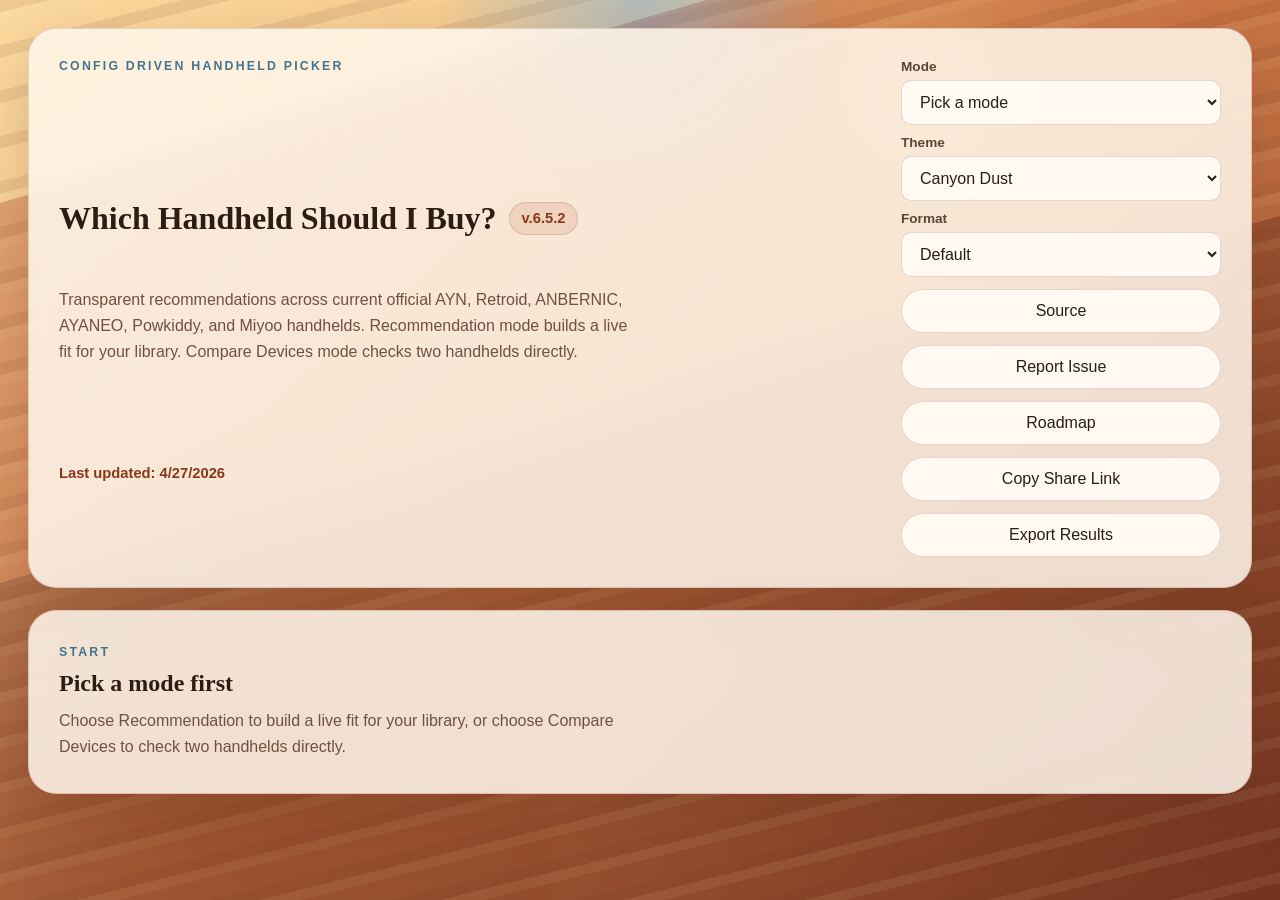
<file: index.html>
<!DOCTYPE html>
<html lang="en">
<head>
  <meta charset="UTF-8">
  <meta name="viewport" content="width=device-width, initial-scale=1.0">
  <title>Which Handheld Should I Buy?</title>
  <meta
    name="description"
    content="A GitHub Pages tool that recommends the best current handheld fit based on your systems, storage needs, performance tier, form factor, and upgrade value."
  >
  <link rel="canonical" href="https://chimeragaming.github.io/Which2Buy/">
  <meta property="og:type" content="website">
  <meta property="og:title" content="Which Handheld Should I Buy?">
  <meta property="og:description" content="A GitHub Pages tool that recommends the best current handheld fit based on your systems, storage needs, performance tier, form factor, and upgrade value.">
  <meta property="og:url" content="https://chimeragaming.github.io/Which2Buy/">
  <meta property="og:image" content="https://chimeragaming.github.io/Which2Buy/Which2Buy.png">
  <meta property="og:image:alt" content="Which Handheld Should I Buy preview image">
  <meta name="twitter:card" content="summary_large_image">
  <meta name="twitter:title" content="Which Handheld Should I Buy?">
  <meta name="twitter:description" content="A GitHub Pages tool that recommends the best current handheld fit based on your systems, storage needs, performance tier, form factor, and upgrade value.">
  <meta name="twitter:image" content="https://chimeragaming.github.io/Which2Buy/Which2Buy.png">
  <meta name="twitter:image:alt" content="Which Handheld Should I Buy preview image">
  <link rel="stylesheet" href="styles.css?v=6.5.2">
</head>
<body data-theme="canyon-dust" data-format="default">
  <div class="theme-atmosphere" aria-hidden="true"></div>
  <div class="rain" aria-hidden="true">
    <div class="rain-control left"></div>
    <div class="rain-control left center"></div>
    <div class="rain-control right center"></div>
    <div class="rain-control right"></div>
    <span class="drop" style="--left:0.8vw;--opacity:0.14;--width:0.42vmin;--trail:6.8vmin;--duration:0.72s;--delay:-0.2s;--blur:1.1px;"></span>
    <span class="drop" style="--left:2.9vw;--opacity:0.18;--width:0.58vmin;--trail:8.4vmin;--duration:0.96s;--delay:-0.8s;--blur:0.5px;"></span>
    <span class="drop" style="--left:5.4vw;--opacity:0.23;--width:0.66vmin;--trail:9.2vmin;--duration:0.88s;--delay:-1.4s;--blur:0.2px;"></span>
    <span class="drop" style="--left:7.6vw;--opacity:0.16;--width:0.48vmin;--trail:7.1vmin;--duration:1.12s;--delay:-0.6s;--blur:1.3px;"></span>
    <span class="drop" style="--left:10.1vw;--opacity:0.2;--width:0.72vmin;--trail:10.4vmin;--duration:0.82s;--delay:-1.9s;--blur:0.15px;"></span>
    <span class="drop" style="--left:12.8vw;--opacity:0.27;--width:0.54vmin;--trail:7.9vmin;--duration:1.08s;--delay:-0.4s;--blur:0.7px;"></span>
    <span class="drop" style="--left:15.3vw;--opacity:0.19;--width:0.44vmin;--trail:6.5vmin;--duration:1.22s;--delay:-1.1s;--blur:1.4px;"></span>
    <span class="drop" style="--left:17.7vw;--opacity:0.31;--width:0.78vmin;--trail:10.8vmin;--duration:0.68s;--delay:-2.2s;--blur:0px;"></span>
    <span class="drop" style="--left:20.4vw;--opacity:0.17;--width:0.52vmin;--trail:7.4vmin;--duration:1.18s;--delay:-0.9s;--blur:0.9px;"></span>
    <span class="drop" style="--left:22.9vw;--opacity:0.22;--width:0.64vmin;--trail:9.7vmin;--duration:0.9s;--delay:-1.6s;--blur:0.35px;"></span>
    <span class="drop" style="--left:25.1vw;--opacity:0.15;--width:0.4vmin;--trail:6.1vmin;--duration:1.28s;--delay:-0.3s;--blur:1.6px;"></span>
    <span class="drop" style="--left:27.8vw;--opacity:0.29;--width:0.74vmin;--trail:10.1vmin;--duration:0.76s;--delay:-2.5s;--blur:0.1px;"></span>
    <span class="drop" style="--left:30.2vw;--opacity:0.18;--width:0.5vmin;--trail:7.3vmin;--duration:1.04s;--delay:-1.2s;--blur:0.8px;"></span>
    <span class="drop" style="--left:32.5vw;--opacity:0.24;--width:0.7vmin;--trail:9.8vmin;--duration:0.86s;--delay:-1.7s;--blur:0.25px;"></span>
    <span class="drop" style="--left:35.3vw;--opacity:0.16;--width:0.46vmin;--trail:6.7vmin;--duration:1.24s;--delay:-0.5s;--blur:1.2px;"></span>
    <span class="drop" style="--left:37.6vw;--opacity:0.32;--width:0.82vmin;--trail:11.2vmin;--duration:0.64s;--delay:-2.1s;--blur:0px;"></span>
    <span class="drop" style="--left:40.1vw;--opacity:0.2;--width:0.56vmin;--trail:7.8vmin;--duration:0.98s;--delay:-1.4s;--blur:0.55px;"></span>
    <span class="drop" style="--left:42.8vw;--opacity:0.26;--width:0.68vmin;--trail:9.5vmin;--duration:0.84s;--delay:-1.8s;--blur:0.2px;"></span>
    <span class="drop" style="--left:45.2vw;--opacity:0.14;--width:0.42vmin;--trail:6.4vmin;--duration:1.26s;--delay:-0.7s;--blur:1.5px;"></span>
    <span class="drop" style="--left:47.9vw;--opacity:0.3;--width:0.76vmin;--trail:10.6vmin;--duration:0.7s;--delay:-2.4s;--blur:0.05px;"></span>
    <span class="drop" style="--left:50.4vw;--opacity:0.19;--width:0.52vmin;--trail:7.2vmin;--duration:1.1s;--delay:-1.3s;--blur:0.75px;"></span>
    <span class="drop" style="--left:52.7vw;--opacity:0.23;--width:0.62vmin;--trail:8.9vmin;--duration:0.92s;--delay:-1.9s;--blur:0.3px;"></span>
    <span class="drop" style="--left:55.3vw;--opacity:0.17;--width:0.45vmin;--trail:6.3vmin;--duration:1.2s;--delay:-0.4s;--blur:1.35px;"></span>
    <span class="drop" style="--left:57.8vw;--opacity:0.28;--width:0.8vmin;--trail:11vmin;--duration:0.66s;--delay:-2.6s;--blur:0px;"></span>
    <span class="drop" style="--left:60.1vw;--opacity:0.16;--width:0.48vmin;--trail:6.9vmin;--duration:1.14s;--delay:-1s;--blur:1px;"></span>
    <span class="drop" style="--left:62.9vw;--opacity:0.24;--width:0.66vmin;--trail:9.3vmin;--duration:0.88s;--delay:-1.5s;--blur:0.25px;"></span>
    <span class="drop" style="--left:65.2vw;--opacity:0.13;--width:0.39vmin;--trail:5.9vmin;--duration:1.3s;--delay:-0.2s;--blur:1.7px;"></span>
    <span class="drop" style="--left:67.7vw;--opacity:0.31;--width:0.78vmin;--trail:10.7vmin;--duration:0.74s;--delay:-2.3s;--blur:0.05px;"></span>
    <span class="drop" style="--left:70.3vw;--opacity:0.18;--width:0.5vmin;--trail:7.1vmin;--duration:1.06s;--delay:-0.8s;--blur:0.85px;"></span>
    <span class="drop" style="--left:72.8vw;--opacity:0.27;--width:0.7vmin;--trail:9.9vmin;--duration:0.82s;--delay:-1.7s;--blur:0.15px;"></span>
    <span class="drop" style="--left:75.4vw;--opacity:0.15;--width:0.43vmin;--trail:6.2vmin;--duration:1.22s;--delay:-0.6s;--blur:1.45px;"></span>
    <span class="drop" style="--left:77.9vw;--opacity:0.3;--width:0.84vmin;--trail:11.4vmin;--duration:0.62s;--delay:-2.7s;--blur:0px;"></span>
    <span class="drop" style="--left:80.1vw;--opacity:0.19;--width:0.54vmin;--trail:7.6vmin;--duration:1s;--delay:-1.1s;--blur:0.6px;"></span>
    <span class="drop" style="--left:82.7vw;--opacity:0.25;--width:0.64vmin;--trail:9.1vmin;--duration:0.9s;--delay:-1.6s;--blur:0.3px;"></span>
    <span class="drop" style="--left:85.2vw;--opacity:0.14;--width:0.41vmin;--trail:6vmin;--duration:1.26s;--delay:-0.5s;--blur:1.55px;"></span>
    <span class="drop" style="--left:87.8vw;--opacity:0.28;--width:0.76vmin;--trail:10.3vmin;--duration:0.78s;--delay:-2.1s;--blur:0.1px;"></span>
    <span class="drop" style="--left:90.3vw;--opacity:0.17;--width:0.49vmin;--trail:6.8vmin;--duration:1.08s;--delay:-0.9s;--blur:0.95px;"></span>
    <span class="drop" style="--left:92.6vw;--opacity:0.24;--width:0.68vmin;--trail:9.6vmin;--duration:0.86s;--delay:-1.8s;--blur:0.2px;"></span>
    <span class="drop" style="--left:95.1vw;--opacity:0.16;--width:0.44vmin;--trail:6.4vmin;--duration:1.18s;--delay:-0.4s;--blur:1.25px;"></span>
    <span class="drop" style="--left:97.9vw;--opacity:0.29;--width:0.8vmin;--trail:10.9vmin;--duration:0.7s;--delay:-2.4s;--blur:0.05px;"></span>
    <span class="drop" style="--left:100.2vw;--opacity:0.18;--width:0.52vmin;--trail:7.3vmin;--duration:1.02s;--delay:-1.2s;--blur:0.8px;"></span>
    <span class="drop" style="--left:102.8vw;--opacity:0.26;--width:0.7vmin;--trail:10vmin;--duration:0.8s;--delay:-1.9s;--blur:0.15px;"></span>
    <span class="drop" style="--left:105.3vw;--opacity:0.15;--width:0.43vmin;--trail:6.1vmin;--duration:1.24s;--delay:-0.7s;--blur:1.4px;"></span>
    <span class="drop" style="--left:107.9vw;--opacity:0.3;--width:0.82vmin;--trail:11.1vmin;--duration:0.68s;--delay:-2.2s;--blur:0px;"></span>
    <span class="drop" style="--left:110.4vw;--opacity:0.17;--width:0.5vmin;--trail:7vmin;--duration:1.1s;--delay:-1s;--blur:0.9px;"></span>
    <span class="drop" style="--left:112.6vw;--opacity:0.24;--width:0.66vmin;--trail:9.2vmin;--duration:0.9s;--delay:-1.5s;--blur:0.25px;"></span>
    <span class="drop" style="--left:115.1vw;--opacity:0.14;--width:0.4vmin;--trail:5.8vmin;--duration:1.28s;--delay:-0.3s;--blur:1.65px;"></span>
    <span class="drop" style="--left:117.8vw;--opacity:0.28;--width:0.78vmin;--trail:10.5vmin;--duration:0.74s;--delay:-2.6s;--blur:0.05px;"></span>
  </div>
  <div class="shooting-stars" aria-hidden="true">
    <span class="star"></span>
    <span class="star"></span>
    <span class="star"></span>
    <span class="star"></span>
    <span class="star"></span>
    <span class="star"></span>
    <span class="star"></span>
    <span class="star"></span>
    <span class="star"></span>
    <span class="star"></span>
    <span class="star"></span>
    <span class="star"></span>
  </div>
  <div class="color-drip" aria-hidden="true">
    <span class="drip-col" style="--i:0;--h:0;--delay:-0.1s;"></span>
    <span class="drip-col" style="--i:1;--h:8;--delay:-2.4s;"></span>
    <span class="drip-col" style="--i:2;--h:14;--delay:-1.2s;"></span>
    <span class="drip-col" style="--i:3;--h:20;--delay:-3.1s;"></span>
    <span class="drip-col" style="--i:4;--h:26;--delay:-0.8s;"></span>
    <span class="drip-col" style="--i:5;--h:32;--delay:-2.9s;"></span>
    <span class="drip-col" style="--i:6;--h:38;--delay:-1.6s;"></span>
    <span class="drip-col" style="--i:7;--h:44;--delay:-3.6s;"></span>
    <span class="drip-col" style="--i:8;--h:50;--delay:-0.5s;"></span>
    <span class="drip-col" style="--i:9;--h:56;--delay:-2.1s;"></span>
    <span class="drip-col" style="--i:10;--h:62;--delay:-1.4s;"></span>
    <span class="drip-col" style="--i:11;--h:68;--delay:-3.8s;"></span>
    <span class="drip-col" style="--i:12;--h:74;--delay:-0.9s;"></span>
    <span class="drip-col" style="--i:13;--h:80;--delay:-2.7s;"></span>
    <span class="drip-col" style="--i:14;--h:86;--delay:-1.1s;"></span>
    <span class="drip-col" style="--i:15;--h:92;--delay:-3.2s;"></span>
    <span class="drip-col" style="--i:16;--h:98;--delay:-0.4s;"></span>
    <span class="drip-col" style="--i:17;--h:104;--delay:-2.2s;"></span>
    <span class="drip-col" style="--i:18;--h:110;--delay:-1.8s;"></span>
    <span class="drip-col" style="--i:19;--h:116;--delay:-3.4s;"></span>
    <span class="drip-col" style="--i:20;--h:122;--delay:-0.7s;"></span>
    <span class="drip-col" style="--i:21;--h:128;--delay:-2.6s;"></span>
    <span class="drip-col" style="--i:22;--h:134;--delay:-1.3s;"></span>
    <span class="drip-col" style="--i:23;--h:140;--delay:-3s;"></span>
    <span class="drip-col" style="--i:24;--h:146;--delay:-0.3s;"></span>
    <span class="drip-col" style="--i:25;--h:152;--delay:-2s;"></span>
    <span class="drip-col" style="--i:26;--h:158;--delay:-1.7s;"></span>
    <span class="drip-col" style="--i:27;--h:164;--delay:-3.5s;"></span>
    <span class="drip-col" style="--i:28;--h:170;--delay:-0.6s;"></span>
    <span class="drip-col" style="--i:29;--h:176;--delay:-2.8s;"></span>
    <span class="drip-col" style="--i:30;--h:182;--delay:-1s;"></span>
    <span class="drip-col" style="--i:31;--h:188;--delay:-3.7s;"></span>
    <span class="drip-col" style="--i:32;--h:194;--delay:-0.2s;"></span>
    <span class="drip-col" style="--i:33;--h:200;--delay:-2.3s;"></span>
    <span class="drip-col" style="--i:34;--h:206;--delay:-1.5s;"></span>
    <span class="drip-col" style="--i:35;--h:212;--delay:-3.3s;"></span>
    <span class="drip-col" style="--i:36;--h:218;--delay:-0.85s;"></span>
    <span class="drip-col" style="--i:37;--h:224;--delay:-2.5s;"></span>
    <span class="drip-col" style="--i:38;--h:230;--delay:-1.25s;"></span>
    <span class="drip-col" style="--i:39;--h:236;--delay:-3.05s;"></span>
    <span class="drip-col" style="--i:40;--h:242;--delay:-0.55s;"></span>
    <span class="drip-col" style="--i:41;--h:248;--delay:-2.15s;"></span>
    <span class="drip-col" style="--i:42;--h:254;--delay:-1.95s;"></span>
    <span class="drip-col" style="--i:43;--h:260;--delay:-3.45s;"></span>
    <span class="drip-col" style="--i:44;--h:266;--delay:-0.95s;"></span>
    <span class="drip-col" style="--i:45;--h:272;--delay:-2.75s;"></span>
    <span class="drip-col" style="--i:46;--h:280;--delay:-1.35s;"></span>
    <span class="drip-col" style="--i:47;--h:292;--delay:-3.25s;"></span>
  </div>
  <div class="bottom-particles" aria-hidden="true">
    <span class="bubble" style="--left:2%;--size:0.7rem;--duration:8.6s;--delay:-1.1s;--drift:-1.4vw;"></span>
    <span class="bubble" style="--left:5%;--size:1rem;--duration:12.4s;--delay:-5.2s;--drift:1.1vw;"></span>
    <span class="bubble" style="--left:8%;--size:0.8rem;--duration:9.8s;--delay:-2.8s;--drift:-0.8vw;"></span>
    <span class="bubble" style="--left:11%;--size:1.2rem;--duration:13.5s;--delay:-7.7s;--drift:1.8vw;"></span>
    <span class="bubble" style="--left:14%;--size:0.9rem;--duration:10.4s;--delay:-4.1s;--drift:-1vw;"></span>
    <span class="bubble" style="--left:17%;--size:1.3rem;--duration:14.8s;--delay:-9.4s;--drift:1.5vw;"></span>
    <span class="bubble" style="--left:20%;--size:0.75rem;--duration:8.9s;--delay:-3.3s;--drift:-0.7vw;"></span>
    <span class="bubble" style="--left:23%;--size:1.05rem;--duration:11.7s;--delay:-6.2s;--drift:1.2vw;"></span>
    <span class="bubble" style="--left:26%;--size:0.86rem;--duration:9.6s;--delay:-2.5s;--drift:-1.2vw;"></span>
    <span class="bubble" style="--left:29%;--size:1.4rem;--duration:15s;--delay:-8.6s;--drift:1.9vw;"></span>
    <span class="bubble" style="--left:32%;--size:0.78rem;--duration:8.3s;--delay:-1.9s;--drift:-0.6vw;"></span>
    <span class="bubble" style="--left:35%;--size:1.1rem;--duration:12.2s;--delay:-5.6s;--drift:1.4vw;"></span>
    <span class="bubble" style="--left:38%;--size:0.92rem;--duration:10.7s;--delay:-7.1s;--drift:-0.9vw;"></span>
    <span class="bubble" style="--left:41%;--size:1.26rem;--duration:13.8s;--delay:-3.8s;--drift:1.6vw;"></span>
    <span class="bubble" style="--left:44%;--size:0.72rem;--duration:8.1s;--delay:-6.7s;--drift:-0.5vw;"></span>
    <span class="bubble" style="--left:47%;--size:1.15rem;--duration:12.9s;--delay:-4.9s;--drift:1.3vw;"></span>
    <span class="bubble" style="--left:50%;--size:0.84rem;--duration:9.3s;--delay:-2.2s;--drift:-1.1vw;"></span>
    <span class="bubble" style="--left:53%;--size:1.32rem;--duration:14.4s;--delay:-8.1s;--drift:1.7vw;"></span>
    <span class="bubble" style="--left:56%;--size:0.88rem;--duration:10.1s;--delay:-5.3s;--drift:-0.8vw;"></span>
    <span class="bubble" style="--left:59%;--size:1.08rem;--duration:11.9s;--delay:-7.5s;--drift:1vw;"></span>
    <span class="bubble" style="--left:62%;--size:0.76rem;--duration:8.7s;--delay:-1.6s;--drift:-0.6vw;"></span>
    <span class="bubble" style="--left:65%;--size:1.36rem;--duration:14.6s;--delay:-9s;--drift:1.8vw;"></span>
    <span class="bubble" style="--left:68%;--size:0.95rem;--duration:10.9s;--delay:-3.4s;--drift:-1vw;"></span>
    <span class="bubble" style="--left:71%;--size:1.22rem;--duration:13.2s;--delay:-6.1s;--drift:1.4vw;"></span>
    <span class="bubble" style="--left:74%;--size:0.82rem;--duration:9.2s;--delay:-4.6s;--drift:-0.7vw;"></span>
    <span class="bubble" style="--left:77%;--size:1.18rem;--duration:12.7s;--delay:-8.3s;--drift:1.5vw;"></span>
    <span class="bubble" style="--left:80%;--size:0.74rem;--duration:8.5s;--delay:-2.7s;--drift:-0.5vw;"></span>
    <span class="bubble" style="--left:83%;--size:1.28rem;--duration:13.9s;--delay:-7.2s;--drift:1.7vw;"></span>
    <span class="bubble" style="--left:86%;--size:0.9rem;--duration:10.3s;--delay:-5.8s;--drift:-0.9vw;"></span>
    <span class="bubble" style="--left:89%;--size:1.12rem;--duration:11.5s;--delay:-3.1s;--drift:1.2vw;"></span>
    <span class="bubble" style="--left:92%;--size:0.8rem;--duration:9.1s;--delay:-6.4s;--drift:-0.6vw;"></span>
    <span class="bubble" style="--left:95%;--size:1.24rem;--duration:13.6s;--delay:-8.8s;--drift:1.6vw;"></span>
  </div>
  <div class="page-shell">
    <header class="hero panel">
      <div class="hero-copy">
        <p class="eyebrow">Config driven handheld picker</p>
        <div class="hero-title-row">
          <h1>Which Handheld Should I Buy?</h1>
        <span class="version-badge">v.6.5.2</span>
        </div>
        <p class="subtitle">
          Transparent recommendations across current official AYN, Retroid, ANBERNIC, AYANEO, Powkiddy, and Miyoo handhelds.
          Recommendation mode builds a live fit for your library. Compare Devices mode checks two handhelds directly.
        </p>
        <p class="last-updated">Last updated: 4/27/2026</p>
      </div>
      <div class="hero-actions">
        <div class="picker-stack">
          <div class="theme-picker-block">
            <label class="field compact-field">
              <span>Mode</span>
              <select id="modeSelect" aria-label="Mode"></select>
            </label>
          </div>
          <div class="theme-picker-block">
            <label class="field compact-field">
              <span>Theme</span>
              <select id="themeSelect" aria-label="Theme"></select>
            </label>
          </div>
          <div class="theme-picker-block">
            <label class="field compact-field">
              <span>Format</span>
              <select id="formatSelect" aria-label="Format"></select>
            </label>
          </div>
        </div>
        <a
          class="secondary-button"
          href="https://github.com/ChimeraGaming/Which2Buy"
          target="_blank"
          rel="noreferrer"
        >Source</a>
        <a
          class="secondary-button"
          href="https://github.com/ChimeraGaming/Which2Buy/issues"
          target="_blank"
          rel="noreferrer"
        >Report Issue</a>
        <a class="secondary-button" href="#roadmapSection">Roadmap</a>
        <button id="shareButton" class="secondary-button" type="button">Copy Share Link</button>
        <button id="exportButton" class="secondary-button" type="button">Export Results</button>
      </div>
    </header>

    <main class="layout">
      <section id="modeGatePanel" class="panel mode-gate-panel">
        <div class="mode-gate-copy">
          <p class="section-kicker">Start</p>
          <h2>Pick a mode first</h2>
          <p class="subtitle">
            Choose Recommendation to build a live fit for your library, or choose Compare Devices to check two handhelds directly.
          </p>
        </div>
      </section>

      <div class="layout-top">
        <section class="panel main-panel">
          <form id="quizForm" novalidate>
            <section class="section-block">
              <div class="section-heading">
                <p class="section-kicker">Step 0</p>
                <h2>Ownership</h2>
              </div>
              <label class="toggle-row" for="ownsDeviceToggle">
                <span>Previously owned device</span>
                <input id="ownsDeviceToggle" type="checkbox">
              </label>
              <div id="currentDeviceField" class="ownership-stack" hidden>
                <div class="field">
                  <label for="currentBrandSelect">Current brand</label>
                  <select id="currentBrandSelect"></select>
                </div>
                <div class="field" id="currentBrandDeviceField" hidden>
                  <label for="currentDeviceSelect">Current device</label>
                  <select id="currentDeviceSelect"></select>
                </div>
                <p class="hint-text" id="currentOwnershipNotice" hidden>
                  This current device is stored for ownership context.
                  Collected devices in the live pool use their stored profile or sheet data for cross brand comparison.
                </p>
              </div>
            </section>

            <section class="section-block">
              <div class="section-heading">
                <p class="section-kicker">Step 1</p>
                <h2>Preferences</h2>
              </div>
              <div class="preferences-grid">
                <div class="field">
                  <label for="useCaseLaneSelect">Use Case</label>
                  <select id="useCaseLaneSelect"></select>
                </div>
                <div class="field">
                  <label for="formFactorSimpleSelect">Form Factor</label>
                  <select id="formFactorSimpleSelect">
                    <option value="horizontal">Horizontal handheld</option>
                    <option value="vertical">Vertical handheld</option>
                    <option value="clamshell">Clamshell / dual-screen</option>
                    <option value="no-preference">No preference</option>
                  </select>
                </div>
                <div class="field">
                  <label for="brandPreferenceSelect">Brand</label>
                  <select id="brandPreferenceSelect"></select>
                </div>
              </div>
              <p class="hint-text">
                Use Case narrows the pool. Selected form factor stays locked, and brand is weighted inside that remaining pool. Any brand keeps all current brands in play.
              </p>
              <p id="preferencePoolNote" class="hint-text" hidden></p>
            </section>

            <section class="section-block">
              <div class="section-heading">
                <p class="section-kicker">Step 2</p>
                <h2>Accuracy Inputs</h2>
              </div>
              <div class="accuracy-grid">
                <div class="field">
                  <label for="sessionStyleSelect">Session Style</label>
                  <select id="sessionStyleSelect">
                    <option value="mixed">Mixed sessions</option>
                    <option value="short">Mostly short sessions</option>
                    <option value="long">Mostly long sessions</option>
                  </select>
                </div>
                <div class="field">
                  <label for="portabilityPrioritySelect">Portability</label>
                  <select id="portabilityPrioritySelect">
                    <option value="balanced">Balanced</option>
                    <option value="carry">Easy to carry</option>
                    <option value="pocket">Pocket first</option>
                    <option value="desk">Size does not matter much</option>
                  </select>
                </div>
                <div class="field">
                  <label for="screenPrioritySelect">Screen Priority</label>
                  <select id="screenPrioritySelect">
                    <option value="balanced">Balanced</option>
                    <option value="big">Larger screen</option>
                    <option value="retro">Retro friendly screen</option>
                    <option value="dual">Dual screen leaning</option>
                  </select>
                </div>
                <div class="field">
                  <label for="controlPrioritySelect">Controls</label>
                  <select id="controlPrioritySelect">
                    <option value="balanced">Balanced</option>
                    <option value="sticks">Stick focused</option>
                    <option value="dpad">D-pad focused</option>
                  </select>
                </div>
                <div class="field">
                  <label for="softwarePreferenceSelect">Software</label>
                  <select id="softwarePreferenceSelect">
                    <option value="balanced">Balanced</option>
                    <option value="stable">Stable and easy</option>
                    <option value="tinker">I can tinker</option>
                  </select>
                </div>
                <div class="field">
                  <label for="touchPreferenceSelect">Touchscreen</label>
                  <select id="touchPreferenceSelect">
                    <option value="no-preference">No preference</option>
                    <option value="required">Required</option>
                    <option value="avoid">Prefer to avoid it</option>
                  </select>
                </div>
              </div>
              <p class="hint-text">
                These inputs push the result beyond raw RAM and storage so the tool can weigh screen fit, controls, portability, software maturity, and long session comfort.
              </p>
            </section>

            <section class="section-block">
              <div class="section-heading">
                <p class="section-kicker">Step 3</p>
                <h2>Systems</h2>
              </div>
              <div id="systemSelector" class="system-selector" aria-live="polite"></div>
              <p id="systemLaneNote" class="hint-text" hidden></p>
              <p class="hint-text">
                Pick the systems you actually plan to keep installed.<br>
                PC uses exact sizes instead of averages.<br>
                Xbox &amp; PS3 are highly alpha stage atm (DO NOT BUY IF YOU ONLY PLAN TO USE THESE)
              </p>
            </section>

            <section class="section-block">
              <div class="section-heading">
                <p class="section-kicker">Step 4</p>
                <h2>Library Details</h2>
              </div>
              <div id="systemCards" class="system-cards"></div>
            </section>

            <section class="section-block">
              <div class="section-heading">
                <p class="section-kicker">Storage</p>
                <h2>SD Card</h2>
              </div>
              <label class="toggle-row" for="sdCardToggle">
                <span>Yes, I will use one</span>
                <input id="sdCardToggle" type="checkbox">
              </label>
              <div id="sdCardDetails" hidden>
                <div class="field" id="sdCardSizeField">
                  <label for="sdCardSizeSelect">SD card size</label>
                  <select id="sdCardSizeSelect">
                    <option value="128">128GB</option>
                    <option value="256">256GB</option>
                    <option value="512">512GB</option>
                    <option value="1024">1TB</option>
                    <option value="2048">2TB</option>
                  </select>
                </div>
                <p class="hint-text">
                  Current AYN user reports confirm 2TB works on recent AYN models despite older 1TB wording.<br>
                  Current AYN read speeds are still capped around 60 to 80 MB/s. Other brands may differ.
                </p>
              </div>
            </section>

            <section class="section-block slider-block">
              <div class="section-heading">
                <p class="section-kicker">Preference</p>
                <h2>Budget vs Future Proofing</h2>
              </div>
              <label for="futureProofRange" class="range-label">
                <span>Lean budget</span>
                <span id="futureProofLabel">Balanced</span>
                <span>Lean future proof</span>
              </label>
              <input id="futureProofRange" type="range" min="0" max="100" step="5">
              <p class="hint-text">
                Lower values keep the tool strict about buying only what you need. Higher values add more headroom when the fit is close.
              </p>
            </section>

            <section class="section-block advanced-block">
              <div class="section-heading">
                <p class="section-kicker">Extras</p>
                <h2>Advanced Mode</h2>
              </div>
              <label class="toggle-row" for="advancedModeToggle">
                <span>Show storage reserve controls</span>
                <input id="advancedModeToggle" type="checkbox">
              </label>
              <div id="advancedPanel" class="advanced-panel" hidden>
                <div class="advanced-grid">
                  <label class="field">
                    <span>OS reserve (GB)</span>
                    <input id="osReserveInput" type="number" min="8" max="64" step="1">
                  </label>
                  <label class="field">
                    <span>Apps reserve (GB)</span>
                    <input id="appReserveInput" type="number" min="4" max="48" step="1">
                  </label>
                  <label class="field">
                    <span>Cache base (GB)</span>
                    <input id="cacheBaseInput" type="number" min="0" max="48" step="1">
                  </label>
                  <label class="field">
                    <span>Cache per 100GB</span>
                    <input id="cachePerHundredInput" type="number" min="0" max="32" step="1">
                  </label>
                  <label class="field">
                    <span>Safety buffer (%)</span>
                    <input id="safetyBufferInput" type="number" min="20" max="35" step="1">
                  </label>
                </div>
                <p class="hint-text">
                  These values feed the storage estimate only. The default settings are aimed at real use, not absolute minimums.
                </p>
              </div>
            </section>

            <div class="action-row">
              <button id="calculateButton" class="primary-button" type="submit">Calculate Recommendation</button>
              <span id="saveStatus" class="save-status" aria-live="polite"></span>
            </div>
          </form>

          <section id="compareModePanel" class="compare-mode-panel" hidden>
            <div class="section-heading compact-heading">
              <p class="section-kicker">Compare</p>
              <h2>Direct device check</h2>
            </div>
            <p class="hint-text">
              Pick two handhelds to compare them directly. Every collected device now sits in the live pool, and the compare only warns if something falls back to an estimate.
            </p>
            <div class="compare-mode-grid">
              <section class="compare-device-panel">
                <div class="section-heading compact-heading">
                  <p class="section-kicker">Device 1</p>
                  <h3>Left device</h3>
                </div>
                <div class="field">
                  <label for="compareLeftBrandSelect">Brand</label>
                  <select id="compareLeftBrandSelect"></select>
                </div>
                <div class="field">
                  <label for="compareLeftDeviceSelect">Device</label>
                  <select id="compareLeftDeviceSelect"></select>
                </div>
                <p id="compareLeftNotice" class="hint-text is-warning" hidden></p>
              </section>

              <section class="compare-device-panel">
                <div class="section-heading compact-heading">
                  <p class="section-kicker">Device 2</p>
                  <h3>Right device</h3>
                </div>
                <div class="field">
                  <label for="compareRightBrandSelect">Brand</label>
                  <select id="compareRightBrandSelect"></select>
                </div>
                <div class="field">
                  <label for="compareRightDeviceSelect">Device</label>
                  <select id="compareRightDeviceSelect"></select>
                </div>
                <p id="compareRightNotice" class="hint-text is-warning" hidden></p>
              </section>
            </div>
            <div class="action-row">
              <button id="compareButton" class="primary-button" type="button">Compare Devices</button>
            </div>
          </section>
        </section>

        <aside class="sidebar">
          <section class="panel snapshot-panel">
            <div class="section-heading compact-heading">
              <p class="section-kicker">Live Snapshot</p>
              <h2>At a Glance</h2>
            </div>
            <div id="snapshotCards" class="snapshot-cards"></div>
          </section>
        </aside>
      </div>

      <section class="panel results-panel" id="resultsSection">
        <div class="results-frame">
          <div class="section-heading compact-heading">
            <p id="resultsKicker" class="section-kicker">Results</p>
            <h2 id="resultsTitle">Scorecard</h2>
          </div>
          <div id="resultsContent" class="results-content">
            <div class="empty-state">
              Pick a few systems and enter your library details to generate a recommendation.
            </div>
          </div>
        </div>
      </section>

      <section class="panel changelog-page-panel" id="changelogSection">
        <div class="results-frame">
          <div class="section-heading compact-heading">
            <p class="section-kicker">Updates</p>
            <h2>Changelog</h2>
          </div>
          <div class="changelog-list">
            <details class="changelog-group changelog-root" open>
              <summary>Changelog</summary>
              <div class="changelog-group-body">
                <details class="changelog-group" open>
                  <summary>Update 6 - Accuracy Improvements</summary>
                  <div class="changelog-group-body">
                    <details class="changelog-group" open>
                      <summary>6.5.2 - 3DS Form Factor Weight</summary>
                      <div class="changelog-group-body changelog-body">
                        <p>Compare Devices now gives real weight to clamshell and dual screen form factor when DS or 3DS is part of your selected library.</p>
                        <p>The Form Factor row can now pick a winner when your selected systems actually depend on that shape, instead of always forcing a tie.</p>
                      </div>
                    </details>
                    <details class="changelog-group" open>
                      <summary>6.5.1 - Thor Max 512GB Variant</summary>
                      <div class="changelog-group-body changelog-body">
                        <p>Added the live Thor Max 512GB listing beside the Thor Max 1TB listing, using the current public Batch 6 store data.</p>
                        <p>The Thor Max 1TB entry is now labeled more clearly, and both Max variants keep the same Thor hardware sheet with their correct storage and price split.</p>
                      </div>
                    </details>
                    <details class="changelog-group" open>
                      <summary>6.5 - Handheld PC Compare Catalog</summary>
                      <div class="changelog-group-body changelog-body">
                        <p>Added Steam Deck LCD and OLED models, ASUS ROG Ally models, and MSI Claw models to Compare Devices so more handheld PC hardware can be matched head to head.</p>
                        <p>These compare entries now carry stored public screen, battery, control, cooling, OS, and chipset data where current official pages expose it.</p>
                        <p>Battery labels now support public Wh specs, which keeps bigger handheld PC entries more accurate without forcing made up mAh values.</p>
                      </div>
                    </details>
                    <details class="changelog-group" open>
                      <summary>6.4 - Public Hardware Sheet Pass</summary>
                      <div class="changelog-group-body changelog-body">
                        <p>Filled the remaining live device gaps with public screen, battery, weight, cooling, control, and software fields from current product pages where that data is available.</p>
                        <p>ANBERNIC, AYANEO, Powkiddy, and Miyoo live entries now lean on stored hardware sheets instead of broad fallback profiles in more of the recommendation and compare flow.</p>
                        <p>No live device is still sitting at zero hardware coverage after this pass, so confidence and experience scoring have a better base to work from.</p>
                      </div>
                    </details>
                    <details class="changelog-group" open>
                      <summary>6.3 - System Compatibility Pass</summary>
                      <div class="changelog-group-body changelog-body">
                        <p>Recommendation scoring now checks per system screen fit, controls, touch needs, portability, and software overhead instead of treating raw tier as the whole story.</p>
                        <p>Compare Devices now adds a Selected Library row when systems are picked, so the compare can reflect your actual library instead of only paper specs.</p>
                        <p>Why This Fits and confidence notes now call out when certain systems line up especially well or less cleanly on the recommended handheld.</p>
                      </div>
                    </details>
                    <details class="changelog-group" open>
                      <summary>6.2 - Hardware Data Pass</summary>
                      <div class="changelog-group-body changelog-body">
                        <p>Screen, controls, portability, battery, and software fit now read from stored hardware fields first instead of leaning mostly on profile guesses.</p>
                        <p>Current handheld entries now show more exact screen and software labels like aspect ratio, panel type, Android version, and OTA support when that data exists.</p>
                        <p>Confidence scoring now gives more weight to refreshed official hardware data and pulls back when a device still has thin detail.</p>
                      </div>
                    </details>
                    <details class="changelog-group" open>
                      <summary>6.1 - Collected Device Catalog</summary>
                      <div class="changelog-group-body changelog-body">
                        <p>Added the full collected device catalog and moved every collected device into the live pool for compare and ownership checks.</p>
                        <p>Current official prices and feature notes were refreshed for active AYANEO, Powkiddy, Logitech G, and Retroid listings where live store data still exists.</p>
                        <p>Trait mapping now lands more honestly across Windows, Linux retro, cloud streaming, vertical, clamshell, and square handheld shapes.</p>
                      </div>
                    </details>
                    <details class="changelog-group" open>
                      <summary>6.0 - Accuracy Improvements</summary>
                      <div class="changelog-group-body changelog-body">
                        <p>Added new accuracy inputs for session style, portability, screen priority, controls, software preference, and touchscreen preference.</p>
                        <p>Recommendation scoring now checks screen fit, control fit, portability, long session comfort, software maturity, and confidence instead of leaning mostly on RAM, storage, and price.</p>
                        <p>Compare Devices now includes accuracy rows for screen, controls, portability, battery fit, and software fit.</p>
                      </div>
                    </details>
                  </div>
                </details>

                <details class="changelog-group">
                  <summary>Update 5 - Brands Pt. 2</summary>
                  <div class="changelog-group-body">
                    <details class="changelog-group" open>
                      <summary>5.7 - Mode Split</summary>
                      <div class="changelog-group-body changelog-body">
                        <p>Added mode select so Recommendation and Compare Devices are split into their own flows.</p>
                        <p>The app now asks you to pick a mode before the other sections appear.</p>
                        <p>Compare Devices warns when a device has to fall back to an estimate.</p>
                      </div>
                    </details>
                    <details class="changelog-group" open>
                      <summary>5.6 - AYN Batch Storage</summary>
                      <div class="changelog-group-body changelog-body">
                        <p>Thor and Odin 3 now reflect the current official AYN batch listings.</p>
                        <p>Current Thor Batch 6 and Odin 3 Batch 7 store listings now show UFS 3.1 instead of the earlier UFS 4.0 spec.</p>
                        <p>Storage and value scoring now factor that in with a small penalty, and the scorecard notes now call it out directly.</p>
                      </div>
                    </details>
                    <details class="changelog-group" open>
                      <summary>5.5 - Current Cleanup</summary>
                      <div class="changelog-group-body changelog-body">
                        <p>Added RG406V to the live retro pool.</p>
                        <p>Fixed vertical retro tagging for devices like RGB20SX.</p>
                        <p>Preferences now show the current live pool after active filters.</p>
                        <p>Pre-order status now shows in more result cards.</p>
                        <p>Condensed the 5.x release notes.</p>
                      </div>
                    </details>
                    <details class="changelog-group" open>
                      <summary>5.4 - Form Factor Cleanup</summary>
                      <div class="changelog-group-body changelog-body">
                        <p>Selected form factor now stays locked as a real pool filter.</p>
                        <p>Vertical form factor is now a real preference, and vertical retro buys no longer get treated like generic horizontal picks.</p>
                      </div>
                    </details>
                    <details class="changelog-group" open>
                      <summary>5.3 - Low End Retro Live</summary>
                      <div class="changelog-group-body changelog-body">
                        <p>Added use case lanes and honest guardrails for low end retro.</p>
                        <p>Added live Powkiddy, Miyoo, ANBERNIC retro, and Miyoo Flip options.</p>
                        <p>Retro scoring now stays closer to cheap retro fits instead of drifting into Android overkill.</p>
                      </div>
                    </details>
                    <details class="changelog-group" open>
                      <summary>5.2 - Ownership Compare</summary>
                      <div class="changelog-group-body changelog-body">
                        <p>Owned devices now get clearer upgrade, sidegrade, not worth it, and different lane comparisons.</p>
                        <p>Cross-brand family estimates now cover more non-live owned devices without falling back to note-only ownership.</p>
                      </div>
                    </details>
                    <details class="changelog-group" open>
                      <summary>5.1 - Preferences</summary>
                      <div class="changelog-group-body changelog-body">
                        <p>Step 1 became Preferences with brand and form factor.</p>
                        <p>Brand now carries the strongest preference weight when the fit is close.</p>
                        <p>RAM and performance pressure now treat each selected system family like one representative game, while game count still scales storage.</p>
                      </div>
                    </details>
                    <details class="changelog-group" open>
                      <summary>5.0 - Live Brand Pool</summary>
                      <div class="changelog-group-body changelog-body">
                        <p>Added the first live cross-brand pool built from current official AYN, Retroid, ANBERNIC, and AYANEO devices.</p>
                        <p>Official store price snapshots and pre-order labels now feed the live recommendation pool.</p>
                      </div>
                    </details>
                  </div>
                </details>

                <details class="changelog-group">
                  <summary>Update 4 - Brands Pt. 1</summary>
                  <div class="changelog-group-body">
                    <details class="changelog-group" open>
                      <summary>4.5 - SD Savings</summary>
                      <div class="changelog-group-body">
                        <details class="changelog-item" open>
                          <summary>v.4.5</summary>
                          <div class="changelog-body">
                            <p>Added SD card savings detection for storage heavy ROM libraries.</p>
                            <p>Default scorecard SD saver notes are now shown as a compact table.</p>
                            <p>Storage labels now switch to TB once device or pool sizes cross 1024GB.</p>
                          </div>
                        </details>
                      </div>
                    </details>
                    <details class="changelog-group" open>
                      <summary>4.4 - Pricing</summary>
                      <div class="changelog-group-body">
                        <details class="changelog-item" open>
                          <summary>v.4.4</summary>
                          <div class="changelog-body">
                            <p>Updated current AYN pricing to match the official AYN store.</p>
                          </div>
                        </details>
                      </div>
                    </details>
                    <details class="changelog-group" open>
                      <summary>4.3 - Form Cleanup</summary>
                      <div class="changelog-group-body">
                        <details class="changelog-item" open>
                          <summary>v.4.3</summary>
                          <div class="changelog-body">
                            <p>Simple scorecard now uses Where2Buy as the root explorer folder.</p>
                            <p>Properties V1 was removed and Simple fully took its place as the alternate format.</p>
                            <p>Removed the redundant ownership question and kept one checkbox for previously owned devices.</p>
                            <p>Brand and device fields now stay hidden until that box is checked.</p>
                            <p>Advanced storage reserve controls now stay hidden until the checkbox is checked.</p>
                            <p>Simple systems picker no longer collapses and stays open for multi select.</p>
                            <p>Default Performance Score help now pops out above the score card, includes a B breakdown popup, and SD Card now uses one checkbox instead of duplicate controls.</p>
                          </div>
                        </details>
                      </div>
                    </details>
                    <details class="changelog-group" open>
                      <summary>4.2 - Score Cleanup</summary>
                      <div class="changelog-group-body">
                        <details class="changelog-item" open>
                          <summary>v.4.2</summary>
                          <div class="changelog-body">
                            <p>Fit Score became Performance Score on a 100 point scale.</p>
                            <p>Score help was simplified, the white native popup was removed, and the breakdown now matches the final score.</p>
                          </div>
                        </details>
                      </div>
                    </details>
                    <details class="changelog-group" open>
                      <summary>4.1 - Adding Brands</summary>
                      <div class="changelog-group-body">
                        <details class="changelog-item" open>
                          <summary>v.4.1</summary>
                          <div class="changelog-body">
                            <p>Added common brands and models for current ownership comparison with AYN.</p>
                            <p>Added pre order checks for things like Retroid Pocket 6.</p>
                            <p>Pre order labels now appear when the official site shows that status.</p>
                            <p>Pt. 2 will add cross brand identification, like AYN to Retroid and ANBERNIC to Miyoo.</p>
                          </div>
                        </details>
                      </div>
                    </details>
                  </div>
                </details>

                <details class="changelog-group">
                  <summary>Update 3 - Formatting</summary>
                  <div class="changelog-group-body">
                    <details class="changelog-group" open>
                      <summary>3.6</summary>
                      <div class="changelog-group-body">
                        <details class="changelog-item" open>
                          <summary>v.3.6.0</summary>
                          <div class="changelog-body">
                            <p>Fit Score now includes an info hint across the result views.</p>
                            <p>The new (i) explains what the score means without changing the recommendation logic.</p>
                          </div>
                        </details>
                      </div>
                    </details>

                    <details class="changelog-group" open>
                      <summary>3.5</summary>
                      <div class="changelog-group-body">
                        <details class="changelog-item" open>
                          <summary>v.3.5.2</summary>
                          <div class="changelog-body">
                            <p>Simple now closes the inner systems picker after you select a system.</p>
                            <p>This only applies to the Step 2 chooser menu, not the whole section fold.</p>
                          </div>
                        </details>

                        <details class="changelog-item" open>
                          <summary>v.3.5.1</summary>
                          <div class="changelog-body">
                            <p>Simple library loadout no longer repeats the same range twice.</p>
                            <p>Loadout rows now show the total range only for standard systems.</p>
                          </div>
                        </details>

                        <details class="changelog-item">
                          <summary>v.3.5.0</summary>
                          <div class="changelog-body">
                            <p>Simple now uses checkbox and dropdown controls for ownership, form factor, and SD card planning.</p>
                            <p>Systems keep the selected row on top and move the chooser into a multi select dropdown.</p>
                            <p>Library Details were tightened, the advanced section stays conditional, and Loki was added to current device options.</p>
                          </div>
                        </details>
                      </div>
                    </details>

                    <details class="changelog-group" open>
                      <summary>3.4</summary>
                      <div class="changelog-group-body">
                        <details class="changelog-item" open>
                          <summary>v.3.4.2</summary>
                          <div class="changelog-body">
                            <p>Simple now keeps its command prompt layout more uniform across At a Glance and the full scorecard.</p>
                            <p>All Simple format sections now start collapsed.</p>
                          </div>
                        </details>

                        <details class="changelog-item">
                          <summary>v.3.4.1</summary>
                          <div class="changelog-body">
                            <p>Simple now applies its condensed layout across the full form.</p>
                            <p>Section folds, system selection, library rows, and the left side controls now match the simple format better.</p>
                          </div>
                        </details>

                        <details class="changelog-item">
                          <summary>v.3.4.0</summary>
                          <div class="changelog-body">
                            <p>Added Simple as a new format.</p>
                            <p>Simple uses foldable form sections, a condensed library editor, and a command prompt style scorecard.</p>
                          </div>
                        </details>
                      </div>
                    </details>

                    <details class="changelog-group" open>
                      <summary>3.3</summary>
                      <div class="changelog-group-body">
                        <details class="changelog-item" open>
                          <summary>v.3.3.4</summary>
                          <div class="changelog-body">
                            <p>Fixed calculate button contrast on Shooting Star, ColorDrip, Bubbly, and Rain.</p>
                            <p>Rain now uses the newer drop based effect with hover wind zones and click and hold lightning.</p>
                          </div>
                        </details>

                        <details class="changelog-item">
                          <summary>v.3.3.3</summary>
                          <div class="changelog-body">
                            <p>Added Bubbly as a new animated theme.</p>
                            <p>Animated themes now include Rain, Shooting Star, ColorDrip, and Bubbly.</p>
                          </div>
                        </details>

                        <details class="changelog-item">
                          <summary>v.3.3.2</summary>
                          <div class="changelog-body">
                            <p>Added ColorDrip as a new animated theme.</p>
                            <p>Animated themes now include Rain, Shooting Star, and ColorDrip.</p>
                          </div>
                        </details>

                        <details class="changelog-item">
                          <summary>v.3.3.1</summary>
                          <div class="changelog-body">
                            <p>Added Shooting Star as a new animated theme.</p>
                            <p>Animated themes now include both Rain and Shooting Star.</p>
                          </div>
                        </details>

                        <details class="changelog-item">
                          <summary>v.3.3.0</summary>
                          <div class="changelog-body">
                            <p>Added Rain as the first animated theme.</p>
                            <p>Theme selector options are now split into default and animated sections.</p>
                          </div>
                        </details>
                      </div>
                    </details>

                    <details class="changelog-group" open>
                      <summary>3.2</summary>
                      <div class="changelog-group-body">
                        <details class="changelog-item" open>
                          <summary>v.3.2.0</summary>
                          <div class="changelog-body">
                            <p>Added local config prices to the At a Glance panel.</p>
                            <p>Added price display to the main scorecard recommendation.</p>
                            <p>Properties V1 now shows the same price data.</p>
                          </div>
                        </details>
                      </div>
                    </details>

                    <details class="changelog-group" open>
                      <summary>3.1</summary>
                      <div class="changelog-group-body">
                        <details class="changelog-item" open>
                          <summary>v.3.1.0</summary>
                          <div class="changelog-body">
                            <p>Theme selector options are now split into default and animated sections.</p>
                            <p>Grouped theme dropdown colors were fixed so the list stays readable.</p>
                          </div>
                        </details>
                      </div>
                    </details>

                    <details class="changelog-group" open>
                      <summary>3.0</summary>
                      <div class="changelog-group-body">
                        <details class="changelog-item" open>
                          <summary>v.3.0.0</summary>
                          <div class="changelog-body">
                            <p>Added a format selector next to the theme selector.</p>
                            <p>Default keeps the current scorecard layout.</p>
                            <p>Experimenting with different view formats. Properties V1 will change in the future.</p>
                          </div>
                        </details>
                      </div>
                    </details>
                  </div>
                </details>

                <details class="changelog-group">
                  <summary>Update 2 - Themes</summary>
                  <div class="changelog-group-body">
                    <details class="changelog-group" open>
                      <summary>2.5</summary>
                      <div class="changelog-group-body">
                        <details class="changelog-item" open>
                          <summary>v.2.5.0</summary>
                          <div class="changelog-body">
                            <p>The temporary theme color circles were removed from the selector.</p>
                            <p>The theme info note was removed from the header.</p>
                          </div>
                        </details>
                      </div>
                    </details>

                    <details class="changelog-group" open>
                      <summary>2.4</summary>
                      <div class="changelog-group-body">
                        <details class="changelog-item" open>
                          <summary>v.2.4.1</summary>
                          <div class="changelog-body">
                            <p>SNES Rainbow was renamed to SNES Rainbow Glow.</p>
                            <p>Its theme status marker was updated to green.</p>
                          </div>
                        </details>

                        <details class="changelog-item">
                          <summary>v.2.4.0</summary>
                          <div class="changelog-body">
                            <p>Added the Alaska theme.</p>
                            <p>It now uses a colder Alaska night palette with aurora glow, dark sky, and mountain depth.</p>
                            <p>Theme status colors were moved to the left of each theme name in the selector.</p>
                          </div>
                        </details>
                      </div>
                    </details>

                    <details class="changelog-group" open>
                      <summary>2.3</summary>
                      <div class="changelog-group-body">
                        <details class="changelog-item" open>
                          <summary>v.2.3.0</summary>
                          <div class="changelog-body">
                            <p>The embedded changelog now spans the full width like the scorecard.</p>
                            <p>It uses the same panel treatment so it feels like part of the main results flow.</p>
                          </div>
                        </details>
                      </div>
                    </details>

                    <details class="changelog-group">
                      <summary>2.2</summary>
                      <div class="changelog-group-body">
                        <details class="changelog-item" open>
                          <summary>v.2.2.0</summary>
                          <div class="changelog-body">
                            <p>At a Glance now stays inside the top layout row.</p>
                            <p>The snapshot panel stops before the scorecard instead of drifting into the results area.</p>
                          </div>
                        </details>
                      </div>
                    </details>

                    <details class="changelog-group">
                      <summary>2.1</summary>
                      <div class="changelog-group-body">
                        <details class="changelog-item" open>
                          <summary>v.2.1.0</summary>
                          <div class="changelog-body">
                            <p>SNES Rainbow selected states were made easier to see.</p>
                            <p>Chip text and selection highlights were strengthened for better readability.</p>
                            <p>The changelog is now grouped by major, minor, and patch versions.</p>
                            <p>Temporary theme review markers were added to the theme selector.</p>
                            <p>A nearby info note explains which themes are done and which ones still need color or background work.</p>
                          </div>
                        </details>
                      </div>
                    </details>

                    <details class="changelog-group">
                      <summary>2.0</summary>
                      <div class="changelog-group-body">
                        <details class="changelog-item">
                          <summary>v.2.0.4</summary>
                          <div class="changelog-body">
                            <p>SNES Rainbow now pushes much more rainbow text through the scorecard.</p>
                            <p>Key cards and result sections now pick up blue, green, yellow, red, cyan, and purple text accents.</p>
                          </div>
                        </details>

                        <details class="changelog-item">
                          <summary>v.2.0.2</summary>
                          <div class="changelog-body">
                            <p>BioHazard now has clearer calculate button text.</p>
                            <p>SNES Rainbow was retuned around the GamePulse look.</p>
                          </div>
                        </details>

                        <details class="changelog-item">
                          <summary>v.2.0.1</summary>
                          <div class="changelog-body">
                            <p>Forced a fresh CSS and JS load on GitHub Pages.</p>
                            <p>This should make the full v.2.0 theme list show up correctly.</p>
                          </div>
                        </details>

                        <details class="changelog-item">
                          <summary>v.2.0</summary>
                          <div class="changelog-body">
                            <p>Themes got a full refresh.</p>
                            <p>Canyon Dust and Signal Red were retuned.</p>
                            <p>BioHazard and SNES Rainbow were added.</p>
                          </div>
                        </details>
                      </div>
                    </details>
                  </div>
                </details>

                <details class="changelog-group">
                  <summary>Update 1 - Initial Release</summary>
                  <div class="changelog-group-body">
                    <details class="changelog-group">
                      <summary>1.x</summary>
                      <div class="changelog-group-body">
                        <details class="changelog-item">
                          <summary>v.1.4</summary>
                          <div class="changelog-body">
                            <p>SD card storage matters more now.</p>
                            <p>Low end setups with a big SD card should stop getting pushed to max storage models.</p>
                            <p>RAM still matters most.</p>
                          </div>
                        </details>

                        <details class="changelog-item">
                          <summary>v.1.3</summary>
                          <div class="changelog-body">
                            <p>Form factor is now a hard filter.</p>
                            <p>Clamshell only shows Thor options.</p>
                            <p>Horizontal only shows slab options.</p>
                          </div>
                        </details>

                        <details class="changelog-item">
                          <summary>v.1.2</summary>
                          <div class="changelog-body">
                            <p>Form factor preference was strengthened.</p>
                            <p>The scorecard now says when preference changed the final pick.</p>
                            <p>The leaderboard now matches the final result.</p>
                          </div>
                        </details>

                        <details class="changelog-item">
                          <summary>v.1.1</summary>
                          <div class="changelog-body">
                            <p>The results page was changed into a scorecard style layout.</p>
                            <p>Optional fit was added.</p>
                            <p>New themes were added.</p>
                            <p>SD card support was added.</p>
                            <p>Xbox was added.</p>
                            <p>The changelog was added.</p>
                          </div>
                        </details>

                        <details class="changelog-item">
                          <summary>v.1.0</summary>
                          <div class="changelog-body">
                            <p>First release.</p>
                            <p>Added the AYN recommendation tool with system input, storage estimates, and upgrade checks.</p>
                            <p>Best fit, minimum fit, and explanation sections were included from the start.</p>
                          </div>
                        </details>
                      </div>
                    </details>
                  </div>
                </details>
              </div>
            </details>
          </div>
        </div>
      </section>

      <section class="panel changelog-page-panel" id="roadmapSection">
        <div class="results-frame">
          <div class="section-heading compact-heading">
            <p class="section-kicker">Next</p>
            <h2>Future Roadmap</h2>
            <p class="subtitle">Roadmap updated for v.6.5.2 on 4/27/2026.</p>
          </div>
          <div class="roadmap-grid">
            <article class="roadmap-card">
              <span class="roadmap-label">Data Depth</span>
              <h3>Expand official handheld PC coverage</h3>
              <p>Add more public compare sheets for Legion Go, Legion Go S, and other major handheld PC models so the compare catalog stays broad without leaning on thin fallback entries.</p>
            </article>
            <article class="roadmap-card">
              <span class="roadmap-label">Testing</span>
              <h3>Battery and sustained load pass</h3>
              <p>Add real long session battery, thermal drop, and charging behavior notes so big recommendations stop looking equal when they are not.</p>
            </article>
            <article class="roadmap-card">
              <span class="roadmap-label">Software</span>
              <h3>OS and frontend maturity table</h3>
              <p>Track update cadence, sleep behavior, launcher quality, Android version, and community firmware support by family.</p>
            </article>
            <article class="roadmap-card">
              <span class="roadmap-label">Playability</span>
              <h3>Exact per device playability grades</h3>
              <p>Push the system pass further with device specific grades so the app can separate broad chip strength from real 3DS, Switch, Wii, PS2, and dual screen fit.</p>
            </article>
          </div>
        </div>
      </section>
    </main>
  </div>

  <script src="systems.js?v=6.5.2" defer></script>
  <script src="devices.js?v=6.5.2" defer></script>
  <script src="rules.js?v=6.5.2" defer></script>
  <script src="app.js?v=6.5.2" defer></script>
</body>
</html>
</file>
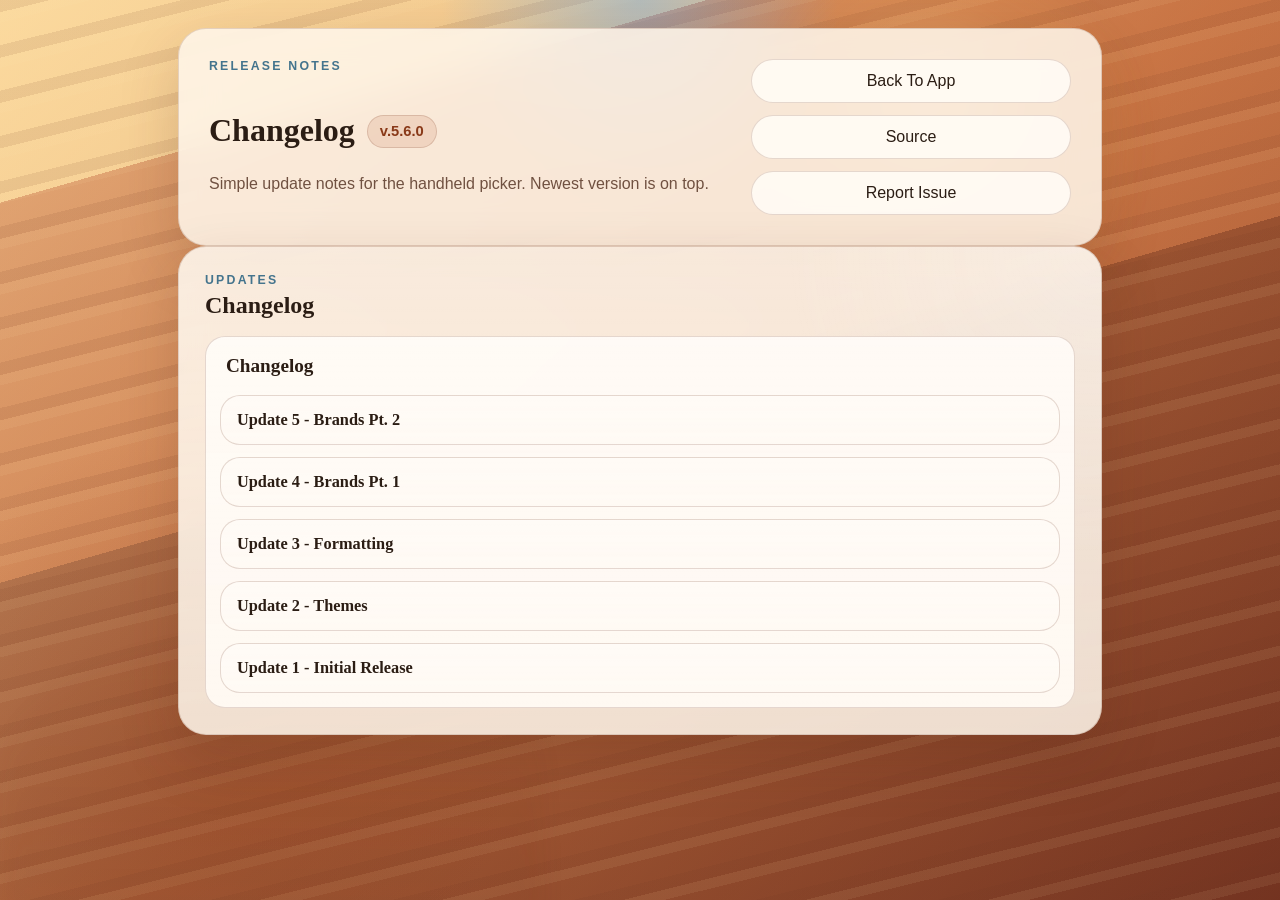
<file: changelog.html>
<!DOCTYPE html>
<html lang="en">
<head>
  <meta charset="UTF-8">
  <meta name="viewport" content="width=device-width, initial-scale=1.0">
  <title>Which Handheld Should I Buy? Changelog</title>
  <meta
    name="description"
    content="Simple release notes for the Which Handheld Should I Buy project."
  >
  <link rel="canonical" href="https://chimeragaming.github.io/Which2Buy/changelog.html">
  <meta property="og:type" content="website">
  <meta property="og:title" content="Which Handheld Should I Buy? Changelog">
  <meta property="og:description" content="Simple release notes for the Which Handheld Should I Buy project.">
  <meta property="og:url" content="https://chimeragaming.github.io/Which2Buy/changelog.html">
  <meta property="og:image" content="https://chimeragaming.github.io/Which2Buy/Which2Buy.png">
  <meta property="og:image:alt" content="Which Handheld Should I Buy preview image">
  <meta name="twitter:card" content="summary_large_image">
  <meta name="twitter:title" content="Which Handheld Should I Buy? Changelog">
  <meta name="twitter:description" content="Simple release notes for the Which Handheld Should I Buy project.">
  <meta name="twitter:image" content="https://chimeragaming.github.io/Which2Buy/Which2Buy.png">
  <meta name="twitter:image:alt" content="Which Handheld Should I Buy preview image">
  <link rel="stylesheet" href="styles.css?v=5.6.0">
</head>
<body data-theme="canyon-dust" data-format="default">
  <div class="theme-atmosphere" aria-hidden="true"></div>
  <div class="rain" aria-hidden="true">
    <div class="rain-control left"></div>
    <div class="rain-control left center"></div>
    <div class="rain-control right center"></div>
    <div class="rain-control right"></div>
    <span class="drop" style="--left:0.8vw;--opacity:0.14;--width:0.42vmin;--trail:6.8vmin;--duration:0.72s;--delay:-0.2s;--blur:1.1px;"></span>
    <span class="drop" style="--left:2.9vw;--opacity:0.18;--width:0.58vmin;--trail:8.4vmin;--duration:0.96s;--delay:-0.8s;--blur:0.5px;"></span>
    <span class="drop" style="--left:5.4vw;--opacity:0.23;--width:0.66vmin;--trail:9.2vmin;--duration:0.88s;--delay:-1.4s;--blur:0.2px;"></span>
    <span class="drop" style="--left:7.6vw;--opacity:0.16;--width:0.48vmin;--trail:7.1vmin;--duration:1.12s;--delay:-0.6s;--blur:1.3px;"></span>
    <span class="drop" style="--left:10.1vw;--opacity:0.2;--width:0.72vmin;--trail:10.4vmin;--duration:0.82s;--delay:-1.9s;--blur:0.15px;"></span>
    <span class="drop" style="--left:12.8vw;--opacity:0.27;--width:0.54vmin;--trail:7.9vmin;--duration:1.08s;--delay:-0.4s;--blur:0.7px;"></span>
    <span class="drop" style="--left:15.3vw;--opacity:0.19;--width:0.44vmin;--trail:6.5vmin;--duration:1.22s;--delay:-1.1s;--blur:1.4px;"></span>
    <span class="drop" style="--left:17.7vw;--opacity:0.31;--width:0.78vmin;--trail:10.8vmin;--duration:0.68s;--delay:-2.2s;--blur:0px;"></span>
    <span class="drop" style="--left:20.4vw;--opacity:0.17;--width:0.52vmin;--trail:7.4vmin;--duration:1.18s;--delay:-0.9s;--blur:0.9px;"></span>
    <span class="drop" style="--left:22.9vw;--opacity:0.22;--width:0.64vmin;--trail:9.7vmin;--duration:0.9s;--delay:-1.6s;--blur:0.35px;"></span>
    <span class="drop" style="--left:25.1vw;--opacity:0.15;--width:0.4vmin;--trail:6.1vmin;--duration:1.28s;--delay:-0.3s;--blur:1.6px;"></span>
    <span class="drop" style="--left:27.8vw;--opacity:0.29;--width:0.74vmin;--trail:10.1vmin;--duration:0.76s;--delay:-2.5s;--blur:0.1px;"></span>
    <span class="drop" style="--left:30.2vw;--opacity:0.18;--width:0.5vmin;--trail:7.3vmin;--duration:1.04s;--delay:-1.2s;--blur:0.8px;"></span>
    <span class="drop" style="--left:32.5vw;--opacity:0.24;--width:0.7vmin;--trail:9.8vmin;--duration:0.86s;--delay:-1.7s;--blur:0.25px;"></span>
    <span class="drop" style="--left:35.3vw;--opacity:0.16;--width:0.46vmin;--trail:6.7vmin;--duration:1.24s;--delay:-0.5s;--blur:1.2px;"></span>
    <span class="drop" style="--left:37.6vw;--opacity:0.32;--width:0.82vmin;--trail:11.2vmin;--duration:0.64s;--delay:-2.1s;--blur:0px;"></span>
    <span class="drop" style="--left:40.1vw;--opacity:0.2;--width:0.56vmin;--trail:7.8vmin;--duration:0.98s;--delay:-1.4s;--blur:0.55px;"></span>
    <span class="drop" style="--left:42.8vw;--opacity:0.26;--width:0.68vmin;--trail:9.5vmin;--duration:0.84s;--delay:-1.8s;--blur:0.2px;"></span>
    <span class="drop" style="--left:45.2vw;--opacity:0.14;--width:0.42vmin;--trail:6.4vmin;--duration:1.26s;--delay:-0.7s;--blur:1.5px;"></span>
    <span class="drop" style="--left:47.9vw;--opacity:0.3;--width:0.76vmin;--trail:10.6vmin;--duration:0.7s;--delay:-2.4s;--blur:0.05px;"></span>
    <span class="drop" style="--left:50.4vw;--opacity:0.19;--width:0.52vmin;--trail:7.2vmin;--duration:1.1s;--delay:-1.3s;--blur:0.75px;"></span>
    <span class="drop" style="--left:52.7vw;--opacity:0.23;--width:0.62vmin;--trail:8.9vmin;--duration:0.92s;--delay:-1.9s;--blur:0.3px;"></span>
    <span class="drop" style="--left:55.3vw;--opacity:0.17;--width:0.45vmin;--trail:6.3vmin;--duration:1.2s;--delay:-0.4s;--blur:1.35px;"></span>
    <span class="drop" style="--left:57.8vw;--opacity:0.28;--width:0.8vmin;--trail:11vmin;--duration:0.66s;--delay:-2.6s;--blur:0px;"></span>
    <span class="drop" style="--left:60.1vw;--opacity:0.16;--width:0.48vmin;--trail:6.9vmin;--duration:1.14s;--delay:-1s;--blur:1px;"></span>
    <span class="drop" style="--left:62.9vw;--opacity:0.24;--width:0.66vmin;--trail:9.3vmin;--duration:0.88s;--delay:-1.5s;--blur:0.25px;"></span>
    <span class="drop" style="--left:65.2vw;--opacity:0.13;--width:0.39vmin;--trail:5.9vmin;--duration:1.3s;--delay:-0.2s;--blur:1.7px;"></span>
    <span class="drop" style="--left:67.7vw;--opacity:0.31;--width:0.78vmin;--trail:10.7vmin;--duration:0.74s;--delay:-2.3s;--blur:0.05px;"></span>
    <span class="drop" style="--left:70.3vw;--opacity:0.18;--width:0.5vmin;--trail:7.1vmin;--duration:1.06s;--delay:-0.8s;--blur:0.85px;"></span>
    <span class="drop" style="--left:72.8vw;--opacity:0.27;--width:0.7vmin;--trail:9.9vmin;--duration:0.82s;--delay:-1.7s;--blur:0.15px;"></span>
    <span class="drop" style="--left:75.4vw;--opacity:0.15;--width:0.43vmin;--trail:6.2vmin;--duration:1.22s;--delay:-0.6s;--blur:1.45px;"></span>
    <span class="drop" style="--left:77.9vw;--opacity:0.3;--width:0.84vmin;--trail:11.4vmin;--duration:0.62s;--delay:-2.7s;--blur:0px;"></span>
    <span class="drop" style="--left:80.1vw;--opacity:0.19;--width:0.54vmin;--trail:7.6vmin;--duration:1s;--delay:-1.1s;--blur:0.6px;"></span>
    <span class="drop" style="--left:82.7vw;--opacity:0.25;--width:0.64vmin;--trail:9.1vmin;--duration:0.9s;--delay:-1.6s;--blur:0.3px;"></span>
    <span class="drop" style="--left:85.2vw;--opacity:0.14;--width:0.41vmin;--trail:6vmin;--duration:1.26s;--delay:-0.5s;--blur:1.55px;"></span>
    <span class="drop" style="--left:87.8vw;--opacity:0.28;--width:0.76vmin;--trail:10.3vmin;--duration:0.78s;--delay:-2.1s;--blur:0.1px;"></span>
    <span class="drop" style="--left:90.3vw;--opacity:0.17;--width:0.49vmin;--trail:6.8vmin;--duration:1.08s;--delay:-0.9s;--blur:0.95px;"></span>
    <span class="drop" style="--left:92.6vw;--opacity:0.24;--width:0.68vmin;--trail:9.6vmin;--duration:0.86s;--delay:-1.8s;--blur:0.2px;"></span>
    <span class="drop" style="--left:95.1vw;--opacity:0.16;--width:0.44vmin;--trail:6.4vmin;--duration:1.18s;--delay:-0.4s;--blur:1.25px;"></span>
    <span class="drop" style="--left:97.9vw;--opacity:0.29;--width:0.8vmin;--trail:10.9vmin;--duration:0.7s;--delay:-2.4s;--blur:0.05px;"></span>
    <span class="drop" style="--left:100.2vw;--opacity:0.18;--width:0.52vmin;--trail:7.3vmin;--duration:1.02s;--delay:-1.2s;--blur:0.8px;"></span>
    <span class="drop" style="--left:102.8vw;--opacity:0.26;--width:0.7vmin;--trail:10vmin;--duration:0.8s;--delay:-1.9s;--blur:0.15px;"></span>
    <span class="drop" style="--left:105.3vw;--opacity:0.15;--width:0.43vmin;--trail:6.1vmin;--duration:1.24s;--delay:-0.7s;--blur:1.4px;"></span>
    <span class="drop" style="--left:107.9vw;--opacity:0.3;--width:0.82vmin;--trail:11.1vmin;--duration:0.68s;--delay:-2.2s;--blur:0px;"></span>
    <span class="drop" style="--left:110.4vw;--opacity:0.17;--width:0.5vmin;--trail:7vmin;--duration:1.1s;--delay:-1s;--blur:0.9px;"></span>
    <span class="drop" style="--left:112.6vw;--opacity:0.24;--width:0.66vmin;--trail:9.2vmin;--duration:0.9s;--delay:-1.5s;--blur:0.25px;"></span>
    <span class="drop" style="--left:115.1vw;--opacity:0.14;--width:0.4vmin;--trail:5.8vmin;--duration:1.28s;--delay:-0.3s;--blur:1.65px;"></span>
    <span class="drop" style="--left:117.8vw;--opacity:0.28;--width:0.78vmin;--trail:10.5vmin;--duration:0.74s;--delay:-2.6s;--blur:0.05px;"></span>
  </div>
  <div class="shooting-stars" aria-hidden="true">
    <span class="star"></span>
    <span class="star"></span>
    <span class="star"></span>
    <span class="star"></span>
    <span class="star"></span>
    <span class="star"></span>
    <span class="star"></span>
    <span class="star"></span>
    <span class="star"></span>
    <span class="star"></span>
    <span class="star"></span>
    <span class="star"></span>
  </div>
  <div class="color-drip" aria-hidden="true">
    <span class="drip-col" style="--i:0;--h:0;--delay:-0.1s;"></span>
    <span class="drip-col" style="--i:1;--h:8;--delay:-2.4s;"></span>
    <span class="drip-col" style="--i:2;--h:14;--delay:-1.2s;"></span>
    <span class="drip-col" style="--i:3;--h:20;--delay:-3.1s;"></span>
    <span class="drip-col" style="--i:4;--h:26;--delay:-0.8s;"></span>
    <span class="drip-col" style="--i:5;--h:32;--delay:-2.9s;"></span>
    <span class="drip-col" style="--i:6;--h:38;--delay:-1.6s;"></span>
    <span class="drip-col" style="--i:7;--h:44;--delay:-3.6s;"></span>
    <span class="drip-col" style="--i:8;--h:50;--delay:-0.5s;"></span>
    <span class="drip-col" style="--i:9;--h:56;--delay:-2.1s;"></span>
    <span class="drip-col" style="--i:10;--h:62;--delay:-1.4s;"></span>
    <span class="drip-col" style="--i:11;--h:68;--delay:-3.8s;"></span>
    <span class="drip-col" style="--i:12;--h:74;--delay:-0.9s;"></span>
    <span class="drip-col" style="--i:13;--h:80;--delay:-2.7s;"></span>
    <span class="drip-col" style="--i:14;--h:86;--delay:-1.1s;"></span>
    <span class="drip-col" style="--i:15;--h:92;--delay:-3.2s;"></span>
    <span class="drip-col" style="--i:16;--h:98;--delay:-0.4s;"></span>
    <span class="drip-col" style="--i:17;--h:104;--delay:-2.2s;"></span>
    <span class="drip-col" style="--i:18;--h:110;--delay:-1.8s;"></span>
    <span class="drip-col" style="--i:19;--h:116;--delay:-3.4s;"></span>
    <span class="drip-col" style="--i:20;--h:122;--delay:-0.7s;"></span>
    <span class="drip-col" style="--i:21;--h:128;--delay:-2.6s;"></span>
    <span class="drip-col" style="--i:22;--h:134;--delay:-1.3s;"></span>
    <span class="drip-col" style="--i:23;--h:140;--delay:-3s;"></span>
    <span class="drip-col" style="--i:24;--h:146;--delay:-0.3s;"></span>
    <span class="drip-col" style="--i:25;--h:152;--delay:-2s;"></span>
    <span class="drip-col" style="--i:26;--h:158;--delay:-1.7s;"></span>
    <span class="drip-col" style="--i:27;--h:164;--delay:-3.5s;"></span>
    <span class="drip-col" style="--i:28;--h:170;--delay:-0.6s;"></span>
    <span class="drip-col" style="--i:29;--h:176;--delay:-2.8s;"></span>
    <span class="drip-col" style="--i:30;--h:182;--delay:-1s;"></span>
    <span class="drip-col" style="--i:31;--h:188;--delay:-3.7s;"></span>
    <span class="drip-col" style="--i:32;--h:194;--delay:-0.2s;"></span>
    <span class="drip-col" style="--i:33;--h:200;--delay:-2.3s;"></span>
    <span class="drip-col" style="--i:34;--h:206;--delay:-1.5s;"></span>
    <span class="drip-col" style="--i:35;--h:212;--delay:-3.3s;"></span>
    <span class="drip-col" style="--i:36;--h:218;--delay:-0.85s;"></span>
    <span class="drip-col" style="--i:37;--h:224;--delay:-2.5s;"></span>
    <span class="drip-col" style="--i:38;--h:230;--delay:-1.25s;"></span>
    <span class="drip-col" style="--i:39;--h:236;--delay:-3.05s;"></span>
    <span class="drip-col" style="--i:40;--h:242;--delay:-0.55s;"></span>
    <span class="drip-col" style="--i:41;--h:248;--delay:-2.15s;"></span>
    <span class="drip-col" style="--i:42;--h:254;--delay:-1.95s;"></span>
    <span class="drip-col" style="--i:43;--h:260;--delay:-3.45s;"></span>
    <span class="drip-col" style="--i:44;--h:266;--delay:-0.95s;"></span>
    <span class="drip-col" style="--i:45;--h:272;--delay:-2.75s;"></span>
    <span class="drip-col" style="--i:46;--h:280;--delay:-1.35s;"></span>
    <span class="drip-col" style="--i:47;--h:292;--delay:-3.25s;"></span>
  </div>
  <div class="bottom-particles" aria-hidden="true">
    <span class="bubble" style="--left:2%;--size:0.7rem;--duration:8.6s;--delay:-1.1s;--drift:-1.4vw;"></span>
    <span class="bubble" style="--left:5%;--size:1rem;--duration:12.4s;--delay:-5.2s;--drift:1.1vw;"></span>
    <span class="bubble" style="--left:8%;--size:0.8rem;--duration:9.8s;--delay:-2.8s;--drift:-0.8vw;"></span>
    <span class="bubble" style="--left:11%;--size:1.2rem;--duration:13.5s;--delay:-7.7s;--drift:1.8vw;"></span>
    <span class="bubble" style="--left:14%;--size:0.9rem;--duration:10.4s;--delay:-4.1s;--drift:-1vw;"></span>
    <span class="bubble" style="--left:17%;--size:1.3rem;--duration:14.8s;--delay:-9.4s;--drift:1.5vw;"></span>
    <span class="bubble" style="--left:20%;--size:0.75rem;--duration:8.9s;--delay:-3.3s;--drift:-0.7vw;"></span>
    <span class="bubble" style="--left:23%;--size:1.05rem;--duration:11.7s;--delay:-6.2s;--drift:1.2vw;"></span>
    <span class="bubble" style="--left:26%;--size:0.86rem;--duration:9.6s;--delay:-2.5s;--drift:-1.2vw;"></span>
    <span class="bubble" style="--left:29%;--size:1.4rem;--duration:15s;--delay:-8.6s;--drift:1.9vw;"></span>
    <span class="bubble" style="--left:32%;--size:0.78rem;--duration:8.3s;--delay:-1.9s;--drift:-0.6vw;"></span>
    <span class="bubble" style="--left:35%;--size:1.1rem;--duration:12.2s;--delay:-5.6s;--drift:1.4vw;"></span>
    <span class="bubble" style="--left:38%;--size:0.92rem;--duration:10.7s;--delay:-7.1s;--drift:-0.9vw;"></span>
    <span class="bubble" style="--left:41%;--size:1.26rem;--duration:13.8s;--delay:-3.8s;--drift:1.6vw;"></span>
    <span class="bubble" style="--left:44%;--size:0.72rem;--duration:8.1s;--delay:-6.7s;--drift:-0.5vw;"></span>
    <span class="bubble" style="--left:47%;--size:1.15rem;--duration:12.9s;--delay:-4.9s;--drift:1.3vw;"></span>
    <span class="bubble" style="--left:50%;--size:0.84rem;--duration:9.3s;--delay:-2.2s;--drift:-1.1vw;"></span>
    <span class="bubble" style="--left:53%;--size:1.32rem;--duration:14.4s;--delay:-8.1s;--drift:1.7vw;"></span>
    <span class="bubble" style="--left:56%;--size:0.88rem;--duration:10.1s;--delay:-5.3s;--drift:-0.8vw;"></span>
    <span class="bubble" style="--left:59%;--size:1.08rem;--duration:11.9s;--delay:-7.5s;--drift:1vw;"></span>
    <span class="bubble" style="--left:62%;--size:0.76rem;--duration:8.7s;--delay:-1.6s;--drift:-0.6vw;"></span>
    <span class="bubble" style="--left:65%;--size:1.36rem;--duration:14.6s;--delay:-9s;--drift:1.8vw;"></span>
    <span class="bubble" style="--left:68%;--size:0.95rem;--duration:10.9s;--delay:-3.4s;--drift:-1vw;"></span>
    <span class="bubble" style="--left:71%;--size:1.22rem;--duration:13.2s;--delay:-6.1s;--drift:1.4vw;"></span>
    <span class="bubble" style="--left:74%;--size:0.82rem;--duration:9.2s;--delay:-4.6s;--drift:-0.7vw;"></span>
    <span class="bubble" style="--left:77%;--size:1.18rem;--duration:12.7s;--delay:-8.3s;--drift:1.5vw;"></span>
    <span class="bubble" style="--left:80%;--size:0.74rem;--duration:8.5s;--delay:-2.7s;--drift:-0.5vw;"></span>
    <span class="bubble" style="--left:83%;--size:1.28rem;--duration:13.9s;--delay:-7.2s;--drift:1.7vw;"></span>
    <span class="bubble" style="--left:86%;--size:0.9rem;--duration:10.3s;--delay:-5.8s;--drift:-0.9vw;"></span>
    <span class="bubble" style="--left:89%;--size:1.12rem;--duration:11.5s;--delay:-3.1s;--drift:1.2vw;"></span>
    <span class="bubble" style="--left:92%;--size:0.8rem;--duration:9.1s;--delay:-6.4s;--drift:-0.6vw;"></span>
    <span class="bubble" style="--left:95%;--size:1.24rem;--duration:13.6s;--delay:-8.8s;--drift:1.6vw;"></span>
  </div>
  <div class="page-shell page-shell-narrow">
    <header class="hero panel simple-hero">
      <div class="hero-copy">
        <p class="eyebrow">Release Notes</p>
        <div class="hero-title-row">
          <h1>Changelog</h1>
        <span class="version-badge">v.5.6.0</span>
        </div>
        <p class="subtitle">
          Simple update notes for the handheld picker. Newest version is on top.
        </p>
      </div>
      <div class="hero-actions">
        <a class="secondary-button" href="index.html">Back To App</a>
        <a
          class="secondary-button"
          href="https://github.com/ChimeraGaming/Which2Buy"
          target="_blank"
          rel="noreferrer"
        >Source</a>
        <a
          class="secondary-button"
          href="https://github.com/ChimeraGaming/Which2Buy/issues"
          target="_blank"
          rel="noreferrer"
        >Report Issue</a>
      </div>
    </header>

    <main class="page-stack">
      <section class="panel changelog-page-panel">
        <div class="results-frame">
          <div class="section-heading compact-heading">
            <p class="section-kicker">Updates</p>
            <h2>Changelog</h2>
          </div>
          <div class="changelog-list">
            <details class="changelog-group changelog-root" open>
              <summary>Changelog</summary>
              <div class="changelog-group-body">
                <details class="changelog-group">
                  <summary>Update 5 - Brands Pt. 2</summary>
                  <div class="changelog-group-body">
                    <details class="changelog-group" open>
                      <summary>5.6 - AYN Batch Storage</summary>
                      <div class="changelog-group-body changelog-body">
                        <p>Thor and Odin 3 now reflect the current official AYN batch listings.</p>
                        <p>Current Thor Batch 6 and Odin 3 Batch 7 store listings now show UFS 3.1 instead of the earlier UFS 4.0 spec.</p>
                        <p>Storage and value scoring now factor that in with a small penalty, and the scorecard notes now call it out directly.</p>
                      </div>
                    </details>
                    <details class="changelog-group" open>
                      <summary>5.5 - Current Cleanup</summary>
                      <div class="changelog-group-body changelog-body">
                        <p>Added RG406V to the live retro pool.</p>
                        <p>Fixed vertical retro tagging for devices like RGB20SX.</p>
                        <p>Preferences now show the current live pool after active filters.</p>
                        <p>Pre-order status now shows in more result cards.</p>
                        <p>Condensed the 5.x release notes.</p>
                      </div>
                    </details>
                    <details class="changelog-group" open>
                      <summary>5.4 - Form Factor Cleanup</summary>
                      <div class="changelog-group-body changelog-body">
                        <p>Selected form factor now stays locked as a real pool filter.</p>
                        <p>Vertical form factor is now a real preference, and vertical retro buys no longer get treated like generic horizontal picks.</p>
                      </div>
                    </details>
                    <details class="changelog-group" open>
                      <summary>5.3 - Low End Retro Live</summary>
                      <div class="changelog-group-body changelog-body">
                        <p>Added use case lanes and honest guardrails for low end retro.</p>
                        <p>Added live Powkiddy, Miyoo, ANBERNIC retro, and Miyoo Flip options.</p>
                        <p>Retro scoring now stays closer to cheap retro fits instead of drifting into Android overkill.</p>
                      </div>
                    </details>
                    <details class="changelog-group" open>
                      <summary>5.2 - Ownership Compare</summary>
                      <div class="changelog-group-body changelog-body">
                        <p>Owned devices now get clearer upgrade, sidegrade, not worth it, and different lane comparisons.</p>
                        <p>Cross-brand family estimates now cover more non-live owned devices without falling back to note-only ownership.</p>
                      </div>
                    </details>
                    <details class="changelog-group" open>
                      <summary>5.1 - Preferences</summary>
                      <div class="changelog-group-body changelog-body">
                        <p>Step 1 became Preferences with brand and form factor.</p>
                        <p>Brand now carries the strongest preference weight when the fit is close.</p>
                        <p>RAM and performance pressure now treat each selected system family like one representative game, while game count still scales storage.</p>
                      </div>
                    </details>
                    <details class="changelog-group" open>
                      <summary>5.0 - Live Brand Pool</summary>
                      <div class="changelog-group-body changelog-body">
                        <p>Added the first live cross-brand pool built from current official AYN, Retroid, ANBERNIC, and AYANEO devices.</p>
                        <p>Official store price snapshots and pre-order labels now feed the live recommendation pool.</p>
                      </div>
                    </details>
                  </div>
                </details>

                <details class="changelog-group">
                  <summary>Update 4 - Brands Pt. 1</summary>
                  <div class="changelog-group-body">
                    <details class="changelog-group" open>
                      <summary>4.5 - SD Savings</summary>
                      <div class="changelog-group-body">
                        <details class="changelog-item" open>
                          <summary>v.4.5</summary>
                          <div class="changelog-body">
                            <p>Added SD card savings detection for storage heavy ROM libraries.</p>
                            <p>Default scorecard SD saver notes are now shown as a compact table.</p>
                            <p>Storage labels now switch to TB once device or pool sizes cross 1024GB.</p>
                          </div>
                        </details>
                      </div>
                    </details>
                    <details class="changelog-group" open>
                      <summary>4.4 - Pricing</summary>
                      <div class="changelog-group-body">
                        <details class="changelog-item" open>
                          <summary>v.4.4.0</summary>
                          <div class="changelog-body">
                            <p>Updated current AYN pricing to match the official AYN store.</p>
                          </div>
                        </details>
                      </div>
                    </details>
                    <details class="changelog-group" open>
                      <summary>4.3 - Form Cleanup</summary>
                      <div class="changelog-group-body">
                        <details class="changelog-item" open>
                          <summary>v.4.3</summary>
                          <div class="changelog-body">
                            <p>Simple scorecard now uses Where2Buy as the root explorer folder.</p>
                            <p>Properties V1 was removed and Simple fully took its place as the alternate format.</p>
                            <p>Removed the redundant ownership question and kept one checkbox for previously owned devices.</p>
                            <p>Brand and device fields now stay hidden until that box is checked.</p>
                            <p>Advanced storage reserve controls now stay hidden until the checkbox is checked.</p>
                            <p>Simple systems picker no longer collapses and stays open for multi select.</p>
                            <p>Default Performance Score help now pops out above the score card, includes a B breakdown popup, and SD Card now uses one checkbox instead of duplicate controls.</p>
                          </div>
                        </details>
                      </div>
                    </details>
                    <details class="changelog-group" open>
                      <summary>4.2 - Score Cleanup</summary>
                      <div class="changelog-group-body">
                        <details class="changelog-item" open>
                          <summary>v.4.2</summary>
                          <div class="changelog-body">
                            <p>Fit Score became Performance Score on a 100 point scale.</p>
                            <p>Score help was simplified, the white native popup was removed, and the breakdown now matches the final score.</p>
                          </div>
                        </details>
                      </div>
                    </details>
                    <details class="changelog-group" open>
                      <summary>4.1 - Adding Brands</summary>
                      <div class="changelog-group-body">
                        <details class="changelog-item" open>
                          <summary>v.4.1</summary>
                          <div class="changelog-body">
                            <p>Added common brands and models for current ownership comparison with AYN.</p>
                            <p>Added pre order checks for things like Retroid Pocket 6.</p>
                            <p>Pre order labels now appear when the official site shows that status.</p>
                            <p>Pt. 2 will add cross brand identification, like AYN to Retroid and ANBERNIC to Miyoo.</p>
                          </div>
                        </details>
                      </div>
                    </details>
                  </div>
                </details>

                <details class="changelog-group">
                  <summary>Update 3 - Formatting</summary>
                  <div class="changelog-group-body">
                    <details class="changelog-group" open>
                      <summary>3.6</summary>
                      <div class="changelog-group-body">
                        <details class="changelog-item" open>
                          <summary>v.3.6.0</summary>
                          <div class="changelog-body">
                            <p>Fit Score now includes an info hint across the result views.</p>
                            <p>The new (i) explains what the score means without changing the recommendation logic.</p>
                          </div>
                        </details>
                      </div>
                    </details>

                    <details class="changelog-group" open>
                      <summary>3.5</summary>
                      <div class="changelog-group-body">
                        <details class="changelog-item" open>
                          <summary>v.3.5.2</summary>
                          <div class="changelog-body">
                            <p>Simple now closes the inner systems picker after you select a system.</p>
                            <p>This only applies to the Step 2 chooser menu, not the whole section fold.</p>
                          </div>
                        </details>

                        <details class="changelog-item" open>
                          <summary>v.3.5.1</summary>
                          <div class="changelog-body">
                            <p>Simple library loadout no longer repeats the same range twice.</p>
                            <p>Loadout rows now show the total range only for standard systems.</p>
                          </div>
                        </details>

                        <details class="changelog-item" open>
                          <summary>v.3.5.0</summary>
                          <div class="changelog-body">
                            <p>Simple now uses checkbox and dropdown controls for ownership, form factor, and SD card planning.</p>
                            <p>Systems keep the selected row on top and move the chooser into a multi select dropdown.</p>
                            <p>Library Details were tightened, the advanced section stays conditional, and Loki was added to current device options.</p>
                          </div>
                        </details>
                      </div>
                    </details>

                    <details class="changelog-group" open>
                      <summary>3.4</summary>
                      <div class="changelog-group-body">
                        <details class="changelog-item" open>
                          <summary>v.3.4.2</summary>
                          <div class="changelog-body">
                            <p>Simple now keeps its command prompt layout more uniform across At a Glance and the full scorecard.</p>
                            <p>All Simple format sections now start collapsed.</p>
                          </div>
                        </details>

                        <details class="changelog-item" open>
                          <summary>v.3.4.1</summary>
                          <div class="changelog-body">
                            <p>Simple now applies its condensed layout across the full form.</p>
                            <p>Section folds, system selection, library rows, and the left side controls now match the simple format better.</p>
                          </div>
                        </details>

                        <details class="changelog-item" open>
                          <summary>v.3.4.0</summary>
                          <div class="changelog-body">
                            <p>Added Simple as a new format.</p>
                            <p>Simple uses foldable form sections, a condensed library editor, and a command prompt style scorecard.</p>
                          </div>
                        </details>
                      </div>
                    </details>

                    <details class="changelog-group" open>
                      <summary>3.3</summary>
                      <div class="changelog-group-body">
                        <details class="changelog-item" open>
                          <summary>v.3.3.4</summary>
                          <div class="changelog-body">
                            <p>Fixed calculate button contrast on Shooting Star, ColorDrip, Bubbly, and Rain.</p>
                            <p>Rain now uses the newer drop based effect with hover wind zones and click and hold lightning.</p>
                          </div>
                        </details>

                        <details class="changelog-item" open>
                          <summary>v.3.3.3</summary>
                          <div class="changelog-body">
                            <p>Added Bubbly as a new animated theme.</p>
                            <p>Animated themes now include Rain, Shooting Star, ColorDrip, and Bubbly.</p>
                          </div>
                        </details>

                        <details class="changelog-item" open>
                          <summary>v.3.3.2</summary>
                          <div class="changelog-body">
                            <p>Added ColorDrip as a new animated theme.</p>
                            <p>Animated themes now include Rain, Shooting Star, and ColorDrip.</p>
                          </div>
                        </details>

                        <details class="changelog-item" open>
                          <summary>v.3.3.1</summary>
                          <div class="changelog-body">
                            <p>Added Shooting Star as a new animated theme.</p>
                            <p>Animated themes now include both Rain and Shooting Star.</p>
                          </div>
                        </details>

                        <details class="changelog-item" open>
                          <summary>v.3.3.0</summary>
                          <div class="changelog-body">
                            <p>Added Rain as the first animated theme.</p>
                            <p>Theme selector options are now split into default and animated sections.</p>
                          </div>
                        </details>
                      </div>
                    </details>

                    <details class="changelog-group" open>
                      <summary>3.2</summary>
                      <div class="changelog-group-body">
                        <details class="changelog-item" open>
                          <summary>v.3.2.0</summary>
                          <div class="changelog-body">
                            <p>Added local config prices to the At a Glance panel.</p>
                            <p>Added price display to the main scorecard recommendation.</p>
                            <p>Properties V1 now shows the same price data.</p>
                          </div>
                        </details>
                      </div>
                    </details>

                    <details class="changelog-group" open>
                      <summary>3.1</summary>
                      <div class="changelog-group-body">
                        <details class="changelog-item" open>
                          <summary>v.3.1.0</summary>
                          <div class="changelog-body">
                            <p>Theme selector options are now split into default and animated sections.</p>
                            <p>Grouped theme dropdown colors were fixed so the list stays readable.</p>
                          </div>
                        </details>
                      </div>
                    </details>

                    <details class="changelog-group" open>
                      <summary>3.0</summary>
                      <div class="changelog-group-body">
                        <details class="changelog-item" open>
                          <summary>v.3.0.0</summary>
                          <div class="changelog-body">
                            <p>Added a format selector next to the theme selector.</p>
                            <p>Default keeps the current scorecard layout.</p>
                            <p>Experimenting with different view formats. Properties V1 will change in the future.</p>
                          </div>
                        </details>
                      </div>
                    </details>
                  </div>
                </details>

                <details class="changelog-group">
                  <summary>Update 2 - Themes</summary>
                  <div class="changelog-group-body">
                    <details class="changelog-group" open>
                      <summary>2.5</summary>
                      <div class="changelog-group-body">
                        <details class="changelog-item" open>
                          <summary>v.2.5.0</summary>
                          <div class="changelog-body">
                            <p>The temporary theme color circles were removed from the selector.</p>
                            <p>The theme info note was removed from the header.</p>
                          </div>
                        </details>
                      </div>
                    </details>

                    <details class="changelog-group" open>
                      <summary>2.4</summary>
                      <div class="changelog-group-body">
                        <details class="changelog-item" open>
                          <summary>v.2.4.1</summary>
                          <div class="changelog-body">
                            <p>SNES Rainbow was renamed to SNES Rainbow Glow.</p>
                            <p>Its theme status marker was updated to green.</p>
                          </div>
                        </details>

                        <details class="changelog-item">
                          <summary>v.2.4.0</summary>
                          <div class="changelog-body">
                            <p>Added the Alaska theme.</p>
                            <p>It now uses a colder Alaska night palette with aurora glow, dark sky, and mountain depth.</p>
                            <p>Theme status colors were moved to the left of each theme name in the selector.</p>
                          </div>
                        </details>
                      </div>
                    </details>

                    <details class="changelog-group" open>
                      <summary>2.3</summary>
                      <div class="changelog-group-body">
                        <details class="changelog-item" open>
                          <summary>v.2.3.0</summary>
                          <div class="changelog-body">
                            <p>The embedded changelog now spans the full width like the scorecard.</p>
                            <p>It uses the same panel treatment so it feels like part of the main results flow.</p>
                          </div>
                        </details>
                      </div>
                    </details>

                    <details class="changelog-group">
                      <summary>2.2</summary>
                      <div class="changelog-group-body">
                        <details class="changelog-item" open>
                          <summary>v.2.2.0</summary>
                          <div class="changelog-body">
                            <p>At a Glance now stays inside the top layout row.</p>
                            <p>The snapshot panel stops before the scorecard instead of drifting into the results area.</p>
                          </div>
                        </details>
                      </div>
                    </details>

                    <details class="changelog-group">
                      <summary>2.1</summary>
                      <div class="changelog-group-body">
                        <details class="changelog-item" open>
                          <summary>v.2.1.0</summary>
                          <div class="changelog-body">
                            <p>SNES Rainbow selected states were made easier to see.</p>
                            <p>Chip text and selection highlights were strengthened for better readability.</p>
                            <p>The changelog is now grouped by major, minor, and patch versions.</p>
                            <p>Temporary theme review markers were added to the theme selector.</p>
                            <p>A nearby info note explains which themes are done and which ones still need color or background work.</p>
                          </div>
                        </details>
                      </div>
                    </details>

                    <details class="changelog-group">
                      <summary>2.0</summary>
                      <div class="changelog-group-body">
                        <details class="changelog-item">
                          <summary>v.2.0.4</summary>
                          <div class="changelog-body">
                            <p>SNES Rainbow now pushes much more rainbow text through the scorecard.</p>
                            <p>Key cards and result sections now pick up blue, green, yellow, red, cyan, and purple text accents.</p>
                          </div>
                        </details>

                        <details class="changelog-item">
                          <summary>v.2.0.2</summary>
                          <div class="changelog-body">
                            <p>BioHazard now has clearer calculate button text.</p>
                            <p>SNES Rainbow was retuned around the GamePulse look.</p>
                          </div>
                        </details>

                        <details class="changelog-item">
                          <summary>v.2.0.1</summary>
                          <div class="changelog-body">
                            <p>Forced a fresh CSS and JS load on GitHub Pages.</p>
                            <p>This should make the full v.2.0 theme list show up correctly.</p>
                          </div>
                        </details>

                        <details class="changelog-item">
                          <summary>v.2.0</summary>
                          <div class="changelog-body">
                            <p>Themes got a full refresh.</p>
                            <p>Canyon Dust and Signal Red were retuned.</p>
                            <p>BioHazard and SNES Rainbow were added.</p>
                          </div>
                        </details>
                      </div>
                    </details>
                  </div>
                </details>

                <details class="changelog-group">
                  <summary>Update 1 - Initial Release</summary>
                  <div class="changelog-group-body">
                    <details class="changelog-group">
                      <summary>1.x</summary>
                      <div class="changelog-group-body">
                        <details class="changelog-item">
                          <summary>v.1.4</summary>
                          <div class="changelog-body">
                            <p>SD card storage matters more now.</p>
                            <p>Low end setups with a big SD card should stop getting pushed to max storage models.</p>
                            <p>RAM still matters most.</p>
                          </div>
                        </details>

                        <details class="changelog-item">
                          <summary>v.1.3</summary>
                          <div class="changelog-body">
                            <p>Form factor is now a hard filter.</p>
                            <p>Clamshell only shows Thor options.</p>
                            <p>Horizontal only shows slab options.</p>
                          </div>
                        </details>

                        <details class="changelog-item">
                          <summary>v.1.2</summary>
                          <div class="changelog-body">
                            <p>Form factor preference was strengthened.</p>
                            <p>The scorecard now says when preference changed the final pick.</p>
                            <p>The leaderboard now matches the final result.</p>
                          </div>
                        </details>

                        <details class="changelog-item">
                          <summary>v.1.1</summary>
                          <div class="changelog-body">
                            <p>The results page was changed into a scorecard style layout.</p>
                            <p>Optional fit was added.</p>
                            <p>New themes were added.</p>
                            <p>SD card support was added.</p>
                            <p>Xbox was added.</p>
                            <p>The changelog was added.</p>
                          </div>
                        </details>

                        <details class="changelog-item">
                          <summary>v.1.0</summary>
                          <div class="changelog-body">
                            <p>First release.</p>
                            <p>Added the AYN recommendation tool with system input, storage estimates, and upgrade checks.</p>
                            <p>Best fit, minimum fit, and explanation sections were included from the start.</p>
                          </div>
                        </details>
                      </div>
                    </details>
                  </div>
                </details>
              </div>
            </details>
          </div>
        </div>
      </section>
    </main>
  </div>
</body>
</html>
</file>
<file: styles.css>
:root {
  color-scheme: light;
  --bg-1: #f6d6a2;
  --bg-2: #c57544;
  --bg-3: #6f3020;
  --panel: rgba(255, 247, 236, 0.86);
  --panel-strong: rgba(255, 250, 244, 0.96);
  --text: #2b1d14;
  --muted: #705141;
  --accent: #b45226;
  --accent-strong: #893918;
  --accent-soft: rgba(180, 82, 38, 0.13);
  --accent-2: #44748d;
  --line: rgba(109, 55, 34, 0.18);
  --shadow: 0 24px 60px rgba(82, 38, 20, 0.18);
  --surface-1: rgba(255, 255, 255, 0.16);
  --surface-2: rgba(255, 255, 255, 0.22);
  --surface-3: rgba(255, 255, 255, 0.32);
  --surface-4: rgba(255, 255, 255, 0.4);
  --surface-5: rgba(255, 255, 255, 0.48);
  --surface-6: rgba(255, 255, 255, 0.56);
  --surface-contrast: rgba(255, 255, 255, 0.2);
  --surface-track: rgba(0, 0, 0, 0.08);
  --muted-strong: #594637;
  --placeholder: rgba(43, 29, 20, 0.62);
  --button-text: #ffffff;
  --success: #1d6a4c;
  --warning: #9a5a12;
  --danger: #9b2f2f;
  --radius-xl: 28px;
  --radius-lg: 20px;
  --radius-md: 14px;
  --radius-sm: 10px;
}

@property --angle {
  syntax: "<angle>";
  inherits: false;
  initial-value: 91deg;
}

body[data-theme="signal-red"] {
  color-scheme: dark;
  --bg-1: #090204;
  --bg-2: #34040b;
  --bg-3: #7b0813;
  --panel: rgba(20, 4, 7, 0.84);
  --panel-strong: rgba(27, 6, 10, 0.95);
  --text: #fff1f2;
  --muted: #d4a6ac;
  --accent: #ff3a46;
  --accent-strong: #ff1828;
  --accent-soft: rgba(255, 58, 70, 0.14);
  --accent-2: #ffd6db;
  --line: rgba(255, 126, 136, 0.18);
  --shadow: 0 28px 70px rgba(0, 0, 0, 0.4);
  --success: #70d69a;
  --warning: #ffb46d;
  --danger: #ff8a95;
}

body[data-theme="sea-glass"] {
  --bg-1: #dceee8;
  --bg-2: #92c8bb;
  --bg-3: #2d736d;
  --panel: rgba(247, 255, 252, 0.88);
  --panel-strong: rgba(251, 255, 253, 0.95);
  --text: #193230;
  --muted: #54716d;
  --accent: #2a7a63;
  --accent-strong: #1b5b4b;
  --accent-soft: rgba(42, 122, 99, 0.12);
  --accent-2: #b55f24;
  --line: rgba(36, 78, 72, 0.16);
  --shadow: 0 24px 64px rgba(26, 72, 63, 0.15);
}

body[data-theme="midnight-grid"] {
  color-scheme: dark;
  --bg-1: #08131e;
  --bg-2: #10263a;
  --bg-3: #1e5771;
  --panel: rgba(11, 23, 36, 0.86);
  --panel-strong: rgba(10, 20, 31, 0.94);
  --text: #edf5f7;
  --muted: #9cb3bb;
  --accent: #f3a441;
  --accent-strong: #d98d2a;
  --accent-soft: rgba(243, 164, 65, 0.12);
  --accent-2: #4dc1ba;
  --line: rgba(173, 209, 220, 0.14);
  --shadow: 0 28px 70px rgba(0, 0, 0, 0.34);
  --success: #4cd39f;
  --warning: #f2bf4d;
  --danger: #ff7f7f;
}

body[data-theme="alaska"] {
  color-scheme: dark;
  --bg-1: #020617;
  --bg-2: #0b1a3a;
  --bg-3: #1e293b;
  --panel: rgba(4, 11, 22, 0.84);
  --panel-strong: rgba(6, 15, 29, 0.95);
  --text: #ecf7ff;
  --muted: #b1c6d8;
  --accent: #00ff9f;
  --accent-strong: #38bdf8;
  --accent-soft: rgba(0, 255, 159, 0.15);
  --accent-2: #a78bfa;
  --line: rgba(116, 183, 229, 0.16);
  --shadow: 0 28px 72px rgba(0, 0, 0, 0.48);
  --success: #22c55e;
  --warning: #a78bfa;
  --danger: #38bdf8;
}

body[data-theme="rain"] {
  color-scheme: dark;
  --bg-1: #020617;
  --bg-2: #0b1a3a;
  --bg-3: #1e293b;
  --panel: rgba(6, 14, 25, 0.84);
  --panel-strong: rgba(10, 20, 34, 0.94);
  --text: #edf6ff;
  --muted: #aabfd2;
  --accent: #7dd3fc;
  --accent-strong: #d7ecff;
  --accent-soft: rgba(125, 211, 252, 0.14);
  --accent-2: #94a3b8;
  --line: rgba(157, 190, 216, 0.16);
  --shadow: 0 28px 72px rgba(0, 0, 0, 0.44);
  --success: #8ce0ff;
  --warning: #bfd7ea;
  --danger: #d7ecff;
  --button-text: #102033;
  background: linear-gradient(180deg, #07131c, #305472);
}

body[data-theme="shooting-star"] {
  color-scheme: dark;
  --bg-1: #0c0d13;
  --bg-2: #0d1d31;
  --bg-3: #16253a;
  --panel: rgba(8, 13, 24, 0.84);
  --panel-strong: rgba(10, 18, 31, 0.94);
  --text: #eef6ff;
  --muted: #b5c7da;
  --accent: #dbeaff;
  --accent-strong: #f6fbff;
  --accent-soft: rgba(219, 234, 255, 0.12);
  --accent-2: #89b7ff;
  --line: rgba(157, 188, 231, 0.16);
  --shadow: 0 28px 72px rgba(0, 0, 0, 0.44);
  --success: #dbeaff;
  --warning: #b7d5ff;
  --danger: #f6fbff;
  --button-text: #102033;
}

body[data-theme="color-drip"] {
  color-scheme: dark;
  --bg-1: #020202;
  --bg-2: #060606;
  --bg-3: #101010;
  --panel: rgba(10, 10, 10, 0.82);
  --panel-strong: rgba(16, 16, 16, 0.94);
  --text: #f7f7f7;
  --muted: #cfcfcf;
  --accent: #f04df0;
  --accent-strong: #ffffff;
  --accent-soft: rgba(240, 77, 240, 0.12);
  --accent-2: #6cf0ff;
  --line: rgba(255, 255, 255, 0.14);
  --shadow: 0 28px 72px rgba(0, 0, 0, 0.5);
  --success: #6cf0ff;
  --warning: #f0ff6c;
  --danger: #ff6cc8;
  --button-text: #2b0930;
}

body[data-theme="bubbly"] {
  color-scheme: dark;
  --bg-1: #556270;
  --bg-2: #7fb069;
  --bg-3: #ff7644;
  --panel: rgba(12, 18, 28, 0.8);
  --panel-strong: rgba(16, 24, 36, 0.92);
  --text: #f8fbff;
  --muted: #d4deea;
  --accent: #ffffff;
  --accent-strong: #ffddc7;
  --accent-soft: rgba(255, 118, 68, 0.14);
  --accent-2: #9ee4c2;
  --line: rgba(237, 244, 255, 0.14);
  --shadow: 0 28px 72px rgba(0, 0, 0, 0.42);
  --success: #b8f7d7;
  --warning: #ffd3bf;
  --danger: #ffe5d4;
  --button-text: #4a2a1b;
}

body[data-theme="biohazard"] {
  color-scheme: dark;
  --bg-1: #040406;
  --bg-2: #120418;
  --bg-3: #230032;
  --panel: rgba(22, 5, 27, 0.88);
  --panel-strong: rgba(28, 6, 36, 0.95);
  --text: #e8ffd8;
  --muted: #9fb99b;
  --accent: #8dfc4f;
  --accent-strong: #69d72a;
  --accent-soft: rgba(141, 252, 79, 0.14);
  --accent-2: #b454ff;
  --line: rgba(180, 84, 255, 0.19);
  --shadow: 0 28px 72px rgba(0, 0, 0, 0.42);
  --success: #7cf7af;
  --warning: #ffd75f;
  --danger: #ff8fda;
  --button-text: #122405;
}

body[data-theme="snes-rainbow"] {
  color-scheme: dark;
  --bg-1: #2b2741;
  --bg-2: #3a3557;
  --bg-3: #26233b;
  --panel: rgba(68, 63, 98, 0.84);
  --panel-strong: rgba(84, 78, 120, 0.95);
  --text: #f2f0ff;
  --muted: #d0cbe9;
  --accent: #9a95d8;
  --accent-strong: #c0bcff;
  --accent-soft: rgba(154, 149, 216, 0.18);
  --accent-2: #19a6ff;
  --line: rgba(183, 196, 255, 0.2);
  --shadow: 0 24px 60px rgba(18, 16, 31, 0.32);
  --success: #45f45d;
  --warning: #ffe14d;
  --danger: #ff4d4d;
  --muted-strong: #ece9ff;
  --placeholder: rgba(242, 240, 255, 0.62);
  --rainbow-blue: #4da7ff;
  --rainbow-green: #4cf26b;
  --rainbow-yellow: #ffe04f;
  --rainbow-red: #ff5a5a;
  --rainbow-cyan: #44d8ff;
  --rainbow-purple: #c9c1ff;
}

body[data-theme="signal-red"],
body[data-theme="midnight-grid"],
body[data-theme="alaska"],
body[data-theme="rain"],
body[data-theme="shooting-star"],
body[data-theme="color-drip"],
body[data-theme="bubbly"],
body[data-theme="biohazard"] {
  --surface-1: rgba(255, 255, 255, 0.04);
  --surface-2: rgba(255, 255, 255, 0.06);
  --surface-3: rgba(255, 255, 255, 0.08);
  --surface-4: rgba(255, 255, 255, 0.1);
  --surface-5: rgba(255, 255, 255, 0.14);
  --surface-6: rgba(255, 255, 255, 0.18);
  --surface-contrast: rgba(255, 255, 255, 0.2);
  --surface-track: rgba(255, 255, 255, 0.12);
  --muted-strong: #d2dbe8;
  --placeholder: rgba(230, 237, 243, 0.58);
}

* {
  box-sizing: border-box;
}

html {
  scroll-behavior: smooth;
}

body {
  margin: 0;
  min-height: 100vh;
  font-family: "Trebuchet MS", "Aptos", "Segoe UI", sans-serif;
  color: var(--text);
  background:
    radial-gradient(circle at top left, rgba(255, 255, 255, 0.55), transparent 34%),
    radial-gradient(circle at bottom right, rgba(255, 255, 255, 0.18), transparent 28%),
    linear-gradient(140deg, var(--bg-1), var(--bg-2) 52%, var(--bg-3));
  position: relative;
}

body[data-theme="canyon-dust"] {
  background:
    radial-gradient(circle at 50% 0%, rgba(112, 174, 235, 0.48), transparent 18%),
    radial-gradient(circle at 16% 82%, rgba(122, 45, 24, 0.22), transparent 24%),
    repeating-linear-gradient(166deg, rgba(109, 54, 33, 0.1) 0 12px, rgba(255, 227, 173, 0.08) 12px 22px, transparent 22px 44px),
    linear-gradient(164deg, rgba(255, 220, 156, 0.62) 0 16%, rgba(206, 116, 69, 0.42) 16% 46%, rgba(122, 56, 33, 0.4) 46% 100%),
    linear-gradient(140deg, var(--bg-1), var(--bg-2) 52%, var(--bg-3));
}

body[data-theme="signal-red"] {
  background:
    radial-gradient(circle at 50% 28%, rgba(255, 80, 80, 0.98) 0 1.1%, rgba(255, 80, 80, 0.26) 1.2% 7%, transparent 10%),
    linear-gradient(90deg, transparent 0 46%, rgba(255, 56, 73, 0.18) 50%, transparent 54%),
    linear-gradient(0deg, transparent 0 46%, rgba(255, 56, 73, 0.12) 50%, transparent 54%),
    radial-gradient(circle at 50% 28%, rgba(255, 0, 27, 0.2), transparent 24%),
    linear-gradient(180deg, #040102 0%, #170305 42%, #42070d 100%);
}

body[data-theme="alaska"] {
  background:
    linear-gradient(180deg, #020617 0%, #061125 42%, #0b1a3a 74%, #1e293b 100%);
}

body[data-theme="rain"] {
  background:
    radial-gradient(circle at 14% 12%, rgba(148, 163, 184, 0.12) 0, transparent 18%),
    radial-gradient(circle at 78% 20%, rgba(56, 189, 248, 0.08) 0, transparent 22%),
    linear-gradient(180deg, #020617 0%, #061125 34%, #0b1a3a 66%, #111d30 100%);
}

body[data-theme="shooting-star"] {
  background:
    radial-gradient(ellipse at bottom, #0d1d31 0%, #0c0d13 100%);
}

body[data-theme="color-drip"] {
  background: #000000;
}

body[data-theme="bubbly"] {
  background:
    radial-gradient(circle at 22% 20%, rgba(255, 255, 255, 0.08) 0, transparent 18%),
    radial-gradient(circle at 78% 14%, rgba(255, 255, 255, 0.06) 0, transparent 22%),
    linear-gradient(180deg, #556270 0%, #475564 48%, #29323b 100%);
  animation: bubblyBgShift 60s infinite alternate;
}

body[data-theme="biohazard"] {
  background:
    radial-gradient(circle at 22% 18%, rgba(180, 84, 255, 0.24), transparent 24%),
    radial-gradient(circle at 78% 74%, rgba(141, 252, 79, 0.18), transparent 24%),
    repeating-linear-gradient(180deg, rgba(180, 84, 255, 0.05) 0 2px, transparent 2px 18px),
    linear-gradient(135deg, rgba(180, 84, 255, 0.09) 0 20%, transparent 20% 45%, rgba(141, 252, 79, 0.08) 45% 100%),
    linear-gradient(180deg, #030305 0%, #09050f 36%, #18071f 68%, #060507 100%);
}

body[data-theme="snes-rainbow"] {
  background:
    radial-gradient(circle at 50% -12%, rgba(184, 178, 255, 0.18), transparent 28%),
    linear-gradient(180deg, rgba(25, 166, 255, 0.06), transparent 20%),
    linear-gradient(140deg, var(--bg-1), var(--bg-2) 52%, var(--bg-3));
}

body::before,
body::after {
  content: "";
  position: fixed;
  inset: auto;
  pointer-events: none;
  opacity: 0.38;
  filter: blur(2px);
}

body::before {
  top: 5%;
  right: 6%;
  width: 28rem;
  height: 28rem;
  border-radius: 40% 60% 58% 42%;
  background: radial-gradient(circle at 30% 30%, rgba(255, 255, 255, 0.28), transparent 45%), var(--accent-soft);
}

body::after {
  bottom: 6%;
  left: 4%;
  width: 24rem;
  height: 24rem;
  border-radius: 58% 42% 44% 56%;
  background: radial-gradient(circle at 40% 35%, rgba(255, 255, 255, 0.2), transparent 44%), rgba(35, 95, 103, 0.1);
}

body[data-theme="canyon-dust"]::before {
  top: -3%;
  right: 12%;
  width: 21rem;
  height: 21rem;
  opacity: 0.42;
  filter: blur(18px);
  background: radial-gradient(circle at 42% 40%, rgba(255, 236, 170, 0.76), transparent 38%), rgba(255, 179, 81, 0.24);
}

body[data-theme="canyon-dust"]::after {
  bottom: -2%;
  left: 0;
  width: 34rem;
  height: 18rem;
  opacity: 0.24;
  filter: blur(12px);
  border-radius: 52% 48% 0 0;
  background: linear-gradient(180deg, rgba(129, 61, 34, 0.06), rgba(96, 37, 20, 0.28));
}

body[data-theme="signal-red"]::before {
  top: 6%;
  left: 50%;
  right: auto;
  width: 30rem;
  height: 30rem;
  opacity: 0.45;
  transform: translateX(-50%);
  filter: blur(18px);
  border-radius: 50%;
  background: radial-gradient(circle, rgba(255, 86, 86, 0.52) 0, rgba(255, 20, 40, 0.08) 30%, transparent 66%);
}

body[data-theme="signal-red"]::after {
  bottom: 8%;
  left: 50%;
  right: auto;
  width: 34rem;
  height: 14rem;
  opacity: 0.28;
  transform: translateX(-50%);
  filter: blur(20px);
  border-radius: 50%;
  background: radial-gradient(circle, rgba(255, 44, 62, 0.44) 0, transparent 70%);
}

body[data-theme="alaska"]::before,
body[data-theme="alaska"]::after {
  display: none;
}

body[data-theme="rain"]::before,
body[data-theme="rain"]::after {
  display: none;
}

body[data-theme="shooting-star"]::before,
body[data-theme="shooting-star"]::after {
  display: none;
}

body[data-theme="bubbly"]::before,
body[data-theme="bubbly"]::after {
  display: none;
}

body[data-theme="color-drip"]::before,
body[data-theme="color-drip"]::after {
  display: none;
}

.theme-atmosphere {
  position: fixed;
  inset: 0;
  display: none;
  overflow: hidden;
  pointer-events: none;
  z-index: 0;
}

.theme-atmosphere::before,
.theme-atmosphere::after {
  content: "";
  position: absolute;
  inset: 0;
  pointer-events: none;
}

.rain {
  position: fixed;
  top: 0;
  left: -10vw;
  width: 120vw;
  height: 100vh;
  display: none;
  overflow: hidden;
  pointer-events: none;
  z-index: 0;
  --angle: 91deg;
  cursor: pointer;
}

.rain::before,
.rain::after {
  content: "";
  position: absolute;
  left: 0;
  width: 100%;
  pointer-events: none;
}

.rain::before {
  content: "HOVER SCREEN TO CHANGE WIND SPEED";
  top: 18px;
}

.rain::after {
  content: "CLICK AND HOLD TO CREATE LIGHTNING";
  bottom: 18px;
}

.drop {
  position: absolute;
  top: -5vmin;
  left: var(--left);
  width: var(--trail);
  height: var(--width);
  opacity: var(--opacity);
  filter: blur(var(--blur));
  pointer-events: none;
  transform-origin: top center;
  transform: rotate(var(--angle)) translateX(0);
  animation: rainDropFall var(--duration) var(--delay) ease-in infinite;
  will-change: transform, opacity;
}

.drop::before {
  content: "";
  position: absolute;
  inset: 0;
  border-radius: 999px;
  background: linear-gradient(
    90deg,
    rgba(232, 242, 252, 0.95) 0%,
    rgba(206, 223, 241, 0.78) 18%,
    rgba(171, 194, 233, 0.48) 62%,
    rgba(171, 194, 233, 0) 100%
  );
  clip-path: polygon(0 30%, 0 70%, 88% 96%, 100% 50%, 88% 4%);
}

.shooting-stars {
  position: fixed;
  inset: 0;
  display: none;
  height: 120%;
  overflow: hidden;
  pointer-events: none;
  transform: rotate(-45deg);
  z-index: 0;
}

.shooting-stars .star {
  --star-color: rgba(235, 244, 255, 0.94);
  --star-tail-length: 7em;
  --star-tail-height: 2px;
  --star-width: calc(var(--star-tail-length) / 6);
  --fall-duration: 9s;
  --tail-fade-duration: var(--fall-duration);
  --fall-delay: 0s;
  --top-offset: 50vh;
  position: absolute;
  top: var(--top-offset);
  left: 0;
  width: var(--star-tail-length);
  height: var(--star-tail-height);
  color: var(--star-color);
  background: linear-gradient(45deg, currentColor, transparent);
  border-radius: 999px;
  filter: drop-shadow(0 0 6px currentColor);
  transform: translate3d(104em, 0, 0);
  animation:
    shootingStarFall var(--fall-duration) var(--fall-delay) linear infinite,
    shootingStarTailFade var(--tail-fade-duration) var(--fall-delay) ease-out infinite;
}

.shooting-stars .star::before,
.shooting-stars .star::after {
  position: absolute;
  content: "";
  top: 0;
  left: calc(var(--star-width) / -2);
  width: var(--star-width);
  height: 100%;
  background: linear-gradient(45deg, transparent, currentColor, transparent);
  border-radius: inherit;
  animation: shootingStarBlink 2s linear infinite;
}

.shooting-stars .star::before {
  transform: rotate(45deg);
}

.shooting-stars .star::after {
  transform: rotate(-45deg);
}

.color-drip {
  position: fixed;
  inset: 0;
  display: none;
  overflow: hidden;
  pointer-events: none;
  z-index: 0;
}

.color-drip .drip-col {
  position: absolute;
  top: 0;
  left: calc(var(--i) * 2.083333%);
  width: 2.083333%;
  height: 400px;
  margin-top: -400px;
  background-image: linear-gradient(to bottom, rgba(0, 0, 0, 1), hsla(var(--h), 100%, 50%, 0.8));
  animation: colorDripDrop 4s infinite ease-in;
  animation-delay: var(--delay);
}

.color-drip .drip-col::after {
  content: "";
  position: absolute;
  width: 0.9vw;
  height: 0.9vw;
  border-radius: 50%;
  left: 50%;
  bottom: -0.45vw;
  margin-left: -0.45vw;
  background: hsla(var(--h), 100%, 50%, 1);
  box-shadow: 0 0 16px hsla(var(--h), 100%, 50%, 0.38);
}

.bottom-particles {
  position: fixed;
  inset: 0;
  display: none;
  overflow: hidden;
  pointer-events: none;
  z-index: 0;
}

.bottom-particles .bubble {
  position: absolute;
  left: var(--left);
  bottom: calc(var(--size) * -1.6);
  width: var(--size);
  height: var(--size);
  opacity: 0;
  border-radius: 50%;
  background:
    radial-gradient(circle at 34% 28%, rgba(255, 255, 255, 0.72) 0 18%, rgba(255, 255, 255, 0.2) 34%, rgba(255, 255, 255, 0.08) 56%, transparent 76%),
    linear-gradient(180deg, rgba(255, 255, 255, 0.22), rgba(255, 255, 255, 0.06));
  box-shadow:
    0 0 18px rgba(255, 255, 255, 0.1),
    inset 0 0 12px rgba(255, 255, 255, 0.18);
  filter: blur(0.2px);
  animation: bubblyRise var(--duration) var(--delay) infinite ease-in;
}

.bottom-particles .bubble::before {
  content: "";
  position: absolute;
  inset: 16% 18% 34% 18%;
  border-radius: 50%;
  background: radial-gradient(circle at 32% 32%, rgba(255, 255, 255, 0.7), rgba(255, 255, 255, 0));
  opacity: 0.75;
}

.rain-control {
  position: absolute;
  top: 0;
  bottom: 0;
  width: 20vw;
  pointer-events: auto;
  z-index: 1;
}

.rain-control.left {
  left: 10vw;
}

.rain-control.left.center {
  left: 30vw;
}

.rain-control.right {
  right: 10vw;
}

.rain-control.right.center {
  right: 30vw;
}

.rain-control::before,
.rain-control::after {
  position: absolute;
  left: 50%;
  transform: translateX(-50%);
  color: rgba(255, 255, 255, 0);
  opacity: 0;
  pointer-events: none;
  white-space: nowrap;
}

.rain-control.left::before,
.rain-control.right::before {
  content: "HOVER SCREEN TO CHANGE WIND SPEED";
  top: 18px;
}

.rain-control.left::after,
.rain-control.right::after {
  content: "CLICK & HOLD TO CREATE LIGHTNING";
  bottom: 18px;
}

body[data-theme="alaska"] .theme-atmosphere {
  display: block;
  background:
    radial-gradient(circle at 18% 14%, rgba(167, 139, 250, 0.08) 0, transparent 16%),
    radial-gradient(circle at 78% 18%, rgba(56, 189, 248, 0.08) 0, transparent 18%),
    radial-gradient(circle, rgba(255, 255, 255, 0.14) 0 1px, transparent 1.8px),
    radial-gradient(circle, rgba(255, 255, 255, 0.1) 0 1px, transparent 1.7px),
    radial-gradient(circle, rgba(255, 255, 255, 0.08) 0 0.9px, transparent 1.6px),
    linear-gradient(180deg, #020617 0%, #061125 42%, #0b1a3a 74%, #1e293b 100%);
  background-size:
    100% 100%,
    100% 100%,
    210px 210px,
    290px 290px,
    170px 170px,
    100% 100%;
  background-position:
    0 0,
    0 0,
    0 -80px,
    120px -180px,
    80px -220px,
    0 0;
  box-shadow:
    inset 0 120px 180px rgba(56, 189, 248, 0.04),
    inset 0 -180px 240px rgba(2, 6, 23, 0.9);
  animation: alaskaSnowDrift 46s linear infinite;
}

body[data-theme="alaska"] .theme-atmosphere::before {
  inset: -8% -10% 26% -10%;
  opacity: 0.94;
  filter: blur(26px) saturate(138%);
  transform: translate3d(0, 0, 0) scale(1.08) skewY(-8deg);
  transform-origin: center top;
  mix-blend-mode: screen;
  background:
    radial-gradient(ellipse at 12% 18%, rgba(0, 255, 159, 0.18) 0, transparent 34%),
    radial-gradient(ellipse at 74% 12%, rgba(56, 189, 248, 0.14) 0, transparent 28%),
    radial-gradient(ellipse at 48% 24%, rgba(167, 139, 250, 0.12) 0, transparent 30%),
    linear-gradient(100deg, transparent 14%, rgba(0, 255, 159, 0.26) 28%, rgba(56, 189, 248, 0.15) 43%, rgba(167, 139, 250, 0.22) 57%, transparent 74%),
    linear-gradient(114deg, transparent 18%, rgba(34, 197, 94, 0.18) 33%, rgba(0, 255, 159, 0.24) 46%, rgba(56, 189, 248, 0.17) 58%, transparent 76%),
    linear-gradient(128deg, transparent 26%, rgba(167, 139, 250, 0.17) 40%, rgba(0, 255, 159, 0.18) 51%, rgba(34, 197, 94, 0.12) 63%, transparent 79%),
    radial-gradient(ellipse at 52% 34%, rgba(56, 189, 248, 0.12) 0, transparent 42%);
  background-blend-mode: screen, screen, screen, screen, overlay, soft-light, normal;
  animation:
    alaskaAuroraShift 28s ease-in-out infinite alternate,
    alaskaAuroraPulse 38s ease-in-out infinite alternate;
}

body[data-theme="alaska"] .theme-atmosphere::after {
  inset: auto -6% -2% -6%;
  height: 42vh;
  opacity: 0.98;
  background:
    radial-gradient(ellipse at 50% 10%, rgba(56, 189, 248, 0.08) 0, transparent 38%),
    linear-gradient(180deg, rgba(199, 230, 255, 0.05) 0, rgba(7, 13, 23, 0) 18%),
    linear-gradient(138deg, transparent 48%, rgba(26, 40, 58, 0.42) 48.6% 64%, transparent 64.6%) 0 100% / 36% 58% no-repeat,
    linear-gradient(34deg, transparent 46%, rgba(19, 32, 47, 0.42) 46.6% 62%, transparent 62.6%) 10% 100% / 34% 56% no-repeat,
    linear-gradient(150deg, transparent 45%, rgba(16, 28, 42, 0.64) 45.6% 66%, transparent 66.6%) 22% 100% / 38% 72% no-repeat,
    linear-gradient(28deg, transparent 45%, rgba(12, 22, 34, 0.68) 45.6% 66%, transparent 66.6%) 46% 100% / 42% 70% no-repeat,
    linear-gradient(148deg, transparent 44%, rgba(7, 14, 24, 0.9) 44.6% 67%, transparent 67.6%) 56% 100% / 44% 80% no-repeat,
    linear-gradient(32deg, transparent 45%, rgba(4, 9, 18, 0.96) 45.6% 68%, transparent 68.6%) 76% 100% / 30% 68% no-repeat,
    linear-gradient(180deg, rgba(19, 31, 44, 0) 0 18%, rgba(10, 19, 31, 0.36) 40%, rgba(2, 6, 23, 0.98) 100%);
  animation: alaskaMountainDrift 62s ease-in-out infinite alternate;
}

body[data-theme="rain"] .theme-atmosphere {
  display: block;
  background:
    linear-gradient(180deg, rgba(7, 19, 28, 0.8), rgba(48, 84, 114, 0.3)),
    radial-gradient(ellipse at 18% 22%, rgba(145, 179, 208, 0.08) 0, transparent 34%),
    radial-gradient(ellipse at 82% 18%, rgba(110, 152, 188, 0.08) 0, transparent 30%),
    linear-gradient(180deg, #07131c 0%, #132534 42%, #305472 100%);
  box-shadow:
    inset 0 80px 180px rgba(255, 255, 255, 0.03),
    inset 0 -120px 180px rgba(0, 0, 0, 0.34);
}

body[data-theme="rain"] .theme-atmosphere::before {
  inset: 0;
  opacity: 0.62;
  filter: blur(46px);
  mix-blend-mode: screen;
  background:
    radial-gradient(ellipse at 18% 20%, rgba(214, 230, 244, 0.08) 0, transparent 28%),
    radial-gradient(ellipse at 72% 18%, rgba(56, 189, 248, 0.08) 0, transparent 26%),
    radial-gradient(ellipse at 46% 54%, rgba(148, 163, 184, 0.06) 0, transparent 34%);
  animation: rainMistDrift 34s ease-in-out infinite alternate;
}

body[data-theme="rain"] .theme-atmosphere::after {
  inset: 0;
  opacity: 0.7;
  filter: blur(44px);
  mix-blend-mode: soft-light;
  background:
    radial-gradient(ellipse at 22% 74%, rgba(214, 230, 244, 0.08) 0, transparent 18%),
    radial-gradient(ellipse at 78% 66%, rgba(125, 211, 252, 0.08) 0, transparent 18%),
    radial-gradient(ellipse at 50% 90%, rgba(206, 226, 242, 0.12) 0, transparent 28%);
}

body[data-theme="rain"] .rain {
  display: block;
  pointer-events: auto;
}

body[data-theme="rain"] .rain::before,
body[data-theme="rain"] .rain::after {
  color: rgba(255, 255, 255, 0);
  opacity: 0;
  text-align: center;
  transition: opacity 0.5s ease, color 0.5s ease;
}

body[data-theme="rain"] .rain-control.left:hover ~ .drop {
  --angle: 105deg;
}

body[data-theme="rain"] .rain-control.left.center:hover ~ .drop {
  --angle: 95deg;
}

body[data-theme="rain"] .rain-control.right.center:hover ~ .drop {
  --angle: 85deg;
}

body[data-theme="rain"] .rain-control.right:hover ~ .drop {
  --angle: 75deg;
}

body[data-theme="rain"] .rain:active {
  cursor: none;
  animation:
    rainLightning 0.1s linear 0s 2,
    rainLightning 0.15s ease-out 0.25s 1;
}

body[data-theme="rain"] .rain:active::before,
body[data-theme="rain"] .rain:active::after {
  color: rgba(255, 255, 255, 0);
  opacity: 0;
}

body[data-theme="shooting-star"] .theme-atmosphere {
  display: block;
  background:
    radial-gradient(circle at 18% 16%, rgba(255, 255, 255, 0.22) 0 1px, transparent 2px),
    radial-gradient(circle at 34% 28%, rgba(255, 255, 255, 0.14) 0 1px, transparent 1.8px),
    radial-gradient(circle at 56% 10%, rgba(255, 255, 255, 0.18) 0 1px, transparent 2px),
    radial-gradient(circle at 72% 34%, rgba(255, 255, 255, 0.12) 0 1px, transparent 1.9px),
    radial-gradient(circle at 88% 18%, rgba(255, 255, 255, 0.16) 0 1px, transparent 2px),
    radial-gradient(circle at 12% 64%, rgba(255, 255, 255, 0.14) 0 1px, transparent 1.8px),
    radial-gradient(circle at 42% 72%, rgba(255, 255, 255, 0.12) 0 1px, transparent 1.7px),
    radial-gradient(circle at 66% 60%, rgba(255, 255, 255, 0.16) 0 1px, transparent 2px),
    radial-gradient(circle at 84% 74%, rgba(255, 255, 255, 0.12) 0 1px, transparent 1.8px),
    radial-gradient(ellipse at bottom, #0d1d31 0%, #0c0d13 100%);
  background-repeat: no-repeat;
}

body[data-theme="shooting-star"] .theme-atmosphere::before {
  inset: 0;
  opacity: 0.68;
  filter: blur(30px);
  mix-blend-mode: screen;
  background:
    radial-gradient(circle at 22% 18%, rgba(110, 160, 255, 0.1) 0, transparent 24%),
    radial-gradient(circle at 78% 12%, rgba(255, 255, 255, 0.08) 0, transparent 22%),
    radial-gradient(circle at 50% 36%, rgba(120, 172, 255, 0.06) 0, transparent 28%);
}

body[data-theme="shooting-star"] .theme-atmosphere::after {
  inset: auto 0 0 0;
  height: 38vh;
  opacity: 0.32;
  background:
    radial-gradient(ellipse at 50% 0%, rgba(121, 157, 214, 0.1) 0, transparent 36%),
    linear-gradient(180deg, rgba(13, 29, 49, 0) 0%, rgba(6, 9, 18, 0.58) 52%, rgba(4, 6, 13, 0.9) 100%);
}

body[data-theme="shooting-star"] .shooting-stars {
  display: block;
}

body[data-theme="shooting-star"] .shooting-stars .star:nth-child(1) {
  --star-tail-length: 6.2em;
  --top-offset: 8vh;
  --fall-duration: 9.2s;
  --fall-delay: 0.8s;
}

body[data-theme="shooting-star"] .shooting-stars .star:nth-child(2) {
  --star-tail-length: 7.5em;
  --top-offset: 16vh;
  --fall-duration: 10.8s;
  --fall-delay: 4.4s;
}

body[data-theme="shooting-star"] .shooting-stars .star:nth-child(3) {
  --star-tail-length: 5.8em;
  --top-offset: 24vh;
  --fall-duration: 8.7s;
  --fall-delay: 2.1s;
}

body[data-theme="shooting-star"] .shooting-stars .star:nth-child(4) {
  --star-tail-length: 6.8em;
  --top-offset: 31vh;
  --fall-duration: 11.4s;
  --fall-delay: 6.2s;
}

body[data-theme="shooting-star"] .shooting-stars .star:nth-child(5) {
  --star-tail-length: 7.2em;
  --top-offset: 39vh;
  --fall-duration: 9.8s;
  --fall-delay: 1.7s;
}

body[data-theme="shooting-star"] .shooting-stars .star:nth-child(6) {
  --star-tail-length: 6em;
  --top-offset: 46vh;
  --fall-duration: 12s;
  --fall-delay: 8.4s;
}

body[data-theme="shooting-star"] .shooting-stars .star:nth-child(7) {
  --star-tail-length: 6.6em;
  --top-offset: 54vh;
  --fall-duration: 10.1s;
  --fall-delay: 3.6s;
}

body[data-theme="shooting-star"] .shooting-stars .star:nth-child(8) {
  --star-tail-length: 7.4em;
  --top-offset: 62vh;
  --fall-duration: 9.5s;
  --fall-delay: 5.1s;
}

body[data-theme="shooting-star"] .shooting-stars .star:nth-child(9) {
  --star-tail-length: 5.9em;
  --top-offset: 70vh;
  --fall-duration: 11.6s;
  --fall-delay: 7.8s;
}

body[data-theme="shooting-star"] .shooting-stars .star:nth-child(10) {
  --star-tail-length: 6.4em;
  --top-offset: 78vh;
  --fall-duration: 8.9s;
  --fall-delay: 2.9s;
}

body[data-theme="shooting-star"] .shooting-stars .star:nth-child(11) {
  --star-tail-length: 7.1em;
  --top-offset: 86vh;
  --fall-duration: 10.9s;
  --fall-delay: 6.9s;
}

body[data-theme="shooting-star"] .shooting-stars .star:nth-child(12) {
  --star-tail-length: 6.3em;
  --top-offset: 94vh;
  --fall-duration: 9.7s;
  --fall-delay: 4.8s;
}

body[data-theme="color-drip"] .theme-atmosphere {
  display: block;
  background:
    radial-gradient(circle at 18% 14%, rgba(255, 0, 170, 0.08) 0, transparent 20%),
    radial-gradient(circle at 82% 20%, rgba(0, 255, 255, 0.08) 0, transparent 22%),
    linear-gradient(180deg, rgba(0, 0, 0, 0.04), rgba(0, 0, 0, 0.36) 60%, rgba(0, 0, 0, 0.7) 100%);
}

body[data-theme="color-drip"] .theme-atmosphere::before,
body[data-theme="color-drip"] .theme-atmosphere::after {
  display: none;
}

body[data-theme="color-drip"] .color-drip {
  display: block;
}

body[data-theme="bubbly"] .theme-atmosphere {
  display: block;
  background:
    radial-gradient(circle at 18% 14%, rgba(255, 255, 255, 0.08) 0, transparent 18%),
    radial-gradient(circle at 76% 18%, rgba(127, 176, 105, 0.16) 0, transparent 22%),
    radial-gradient(circle at 52% 26%, rgba(255, 118, 68, 0.16) 0, transparent 26%),
    linear-gradient(180deg, rgba(85, 98, 112, 0.16), rgba(0, 0, 0, 0.3) 64%, rgba(0, 0, 0, 0.54) 100%);
}

body[data-theme="bubbly"] .theme-atmosphere::before {
  inset: -8% -12% 18% -12%;
  opacity: 0.72;
  filter: blur(42px);
  mix-blend-mode: screen;
  background:
    radial-gradient(circle at 24% 18%, rgba(255, 255, 255, 0.08) 0, transparent 22%),
    radial-gradient(circle at 68% 22%, rgba(127, 176, 105, 0.16) 0, transparent 24%),
    radial-gradient(circle at 48% 34%, rgba(255, 118, 68, 0.18) 0, transparent 28%);
  animation: bubblyGlowShift 20s ease-in-out infinite alternate;
}

body[data-theme="bubbly"] .theme-atmosphere::after {
  inset: auto -10% -6% -10%;
  height: 42vh;
  opacity: 0.42;
  filter: blur(16px);
  background:
    radial-gradient(ellipse at 18% 78%, rgba(255, 255, 255, 0.08) 0, transparent 26%),
    radial-gradient(ellipse at 48% 88%, rgba(127, 176, 105, 0.12) 0, transparent 30%),
    radial-gradient(ellipse at 78% 82%, rgba(255, 118, 68, 0.14) 0, transparent 28%);
}

body[data-theme="bubbly"] .bottom-particles {
  display: block;
}

@keyframes alaskaAuroraShift {
  0% {
    transform: translate3d(-2%, 0, 0) scale(1.08) skewY(-8deg);
  }

  50% {
    transform: translate3d(2%, -1.5%, 0) scale(1.14) skewY(-5deg);
  }

  100% {
    transform: translate3d(-1%, 2%, 0) scale(1.1) skewY(-9deg);
  }
}

@keyframes alaskaAuroraPulse {
  0% {
    opacity: 0.76;
    filter: blur(24px) saturate(126%) hue-rotate(0deg);
  }

  50% {
    opacity: 0.96;
    filter: blur(30px) saturate(150%) hue-rotate(-10deg);
  }

  100% {
    opacity: 0.84;
    filter: blur(27px) saturate(136%) hue-rotate(8deg);
  }
}

@keyframes alaskaSnowDrift {
  0% {
    background-position:
      0 0,
      0 0,
      0 -80px,
      120px -180px,
      80px -220px,
      0 0;
  }

  100% {
    background-position:
      0 0,
      0 0,
      18px 140px,
      156px 220px,
      104px 160px,
      0 0;
  }
}

@keyframes alaskaMountainDrift {
  0% {
    transform: translate3d(-1.5%, 0, 0) scale(1.02);
  }

  100% {
    transform: translate3d(1.5%, 1.2%, 0) scale(1.04);
  }
}

@keyframes rainMistDrift {
  0% {
    transform: translate3d(-1.5%, -1%, 0) scale(1.04);
  }

  50% {
    transform: translate3d(1%, 1.5%, 0) scale(1.08);
  }

  100% {
    transform: translate3d(2%, -0.5%, 0) scale(1.05);
  }
}

@keyframes rainDropFall {
  14% {
    transform: rotate(var(--angle)) translateX(0);
  }

  100% {
    transform: rotate(var(--angle)) translateX(calc(100vh + 5vmin));
  }
}

@keyframes rainLightning {
  50% {
    background:
      radial-gradient(circle at calc(50% - 10vw) -20%, rgba(255, 255, 255, 0.3), transparent 22%),
      linear-gradient(180deg, rgba(255, 255, 255, 0.18), rgba(255, 255, 255, 0.06));
  }
}

@keyframes shootingStarFall {
  to {
    transform: translate3d(-30em, 0, 0);
  }
}

@keyframes shootingStarTailFade {
  0%,
  50% {
    width: var(--star-tail-length);
    opacity: 1;
  }

  70%,
  80% {
    width: 0;
    opacity: 0.4;
  }

  100% {
    width: 0;
    opacity: 0;
  }
}

@keyframes shootingStarBlink {
  50% {
    opacity: 0.6;
  }
}

@keyframes colorDripDrop {
  80% {
    opacity: 1;
  }

  100% {
    transform: translate3d(0, 150vh, 0);
    opacity: 0;
  }
}

body[data-theme="biohazard"]::before {
  top: 4%;
  right: 8%;
  width: 22rem;
  height: 22rem;
  opacity: 0.34;
  filter: blur(20px);
  background: radial-gradient(circle, rgba(180, 84, 255, 0.44) 0, transparent 62%);
}

body[data-theme="biohazard"]::after {
  bottom: 5%;
  left: 6%;
  width: 20rem;
  height: 20rem;
  opacity: 0.28;
  filter: blur(18px);
  background: radial-gradient(circle, rgba(141, 252, 79, 0.34) 0, transparent 62%);
}

body[data-theme="snes-rainbow"]::before {
  top: 5%;
  right: 7%;
  width: 24rem;
  height: 18rem;
  opacity: 0.22;
  filter: blur(20px);
  border-radius: 32px;
  background: linear-gradient(135deg, rgba(25, 166, 255, 0.24), rgba(154, 149, 216, 0.08) 42%, rgba(192, 188, 255, 0.18));
}

body[data-theme="snes-rainbow"]::after {
  bottom: 5%;
  left: 6%;
  width: 22rem;
  height: 12rem;
  opacity: 0.16;
  filter: blur(20px);
  border-radius: 30px;
  background: linear-gradient(135deg, rgba(154, 149, 216, 0.28), transparent 78%);
}

body[data-theme="snes-rainbow"] .hero-title-row h1,
body[data-theme="snes-rainbow"] .story-title {
  background: linear-gradient(90deg, var(--rainbow-purple) 0%, var(--rainbow-blue) 24%, var(--rainbow-green) 48%, var(--rainbow-yellow) 72%, var(--rainbow-red) 100%);
  -webkit-background-clip: text;
  background-clip: text;
  color: transparent;
}

body[data-theme="snes-rainbow"] .eyebrow,
body[data-theme="snes-rainbow"] .section-kicker,
body[data-theme="snes-rainbow"] .story-kicker {
  color: var(--rainbow-cyan);
}

body[data-theme="snes-rainbow"] .choice-card span,
body[data-theme="snes-rainbow"] .system-chip,
body[data-theme="snes-rainbow"] .story-chip,
body[data-theme="snes-rainbow"] .tag,
body[data-theme="snes-rainbow"] .mini-tag,
body[data-theme="snes-rainbow"] .pill {
  color: #f6f4ff;
  background: rgba(108, 101, 150, 0.88);
}

body[data-theme="snes-rainbow"] .choice-card input:checked + span,
body[data-theme="snes-rainbow"] .system-chip.is-selected {
  color: #ffffff;
  border-color: rgba(214, 223, 255, 0.92);
  background:
    linear-gradient(135deg, rgba(77, 167, 255, 0.34), rgba(154, 149, 216, 0.46) 45%, rgba(76, 242, 107, 0.26)),
    rgba(115, 106, 168, 0.92);
  box-shadow:
    inset 0 0 0 1px rgba(255, 255, 255, 0.24),
    0 10px 22px rgba(24, 166, 255, 0.18);
}

body[data-theme="snes-rainbow"] .story-list div,
body[data-theme="snes-rainbow"] .compact-story-list div {
  background: rgba(228, 224, 255, 0.2);
  font-weight: 700;
}

body[data-theme="snes-rainbow"] .snapshot-card:nth-child(1) h3,
body[data-theme="snes-rainbow"] .snapshot-card:nth-child(1) .mini-tag,
body[data-theme="snes-rainbow"] .story-metric-card:nth-child(1) .story-metric-label,
body[data-theme="snes-rainbow"] .story-metric-card:nth-child(1) .story-metric-value {
  color: var(--rainbow-blue);
}

body[data-theme="snes-rainbow"] .snapshot-card:nth-child(2) h3,
body[data-theme="snes-rainbow"] .snapshot-card:nth-child(2) .mini-tag,
body[data-theme="snes-rainbow"] .story-metric-card:nth-child(2) .story-metric-label,
body[data-theme="snes-rainbow"] .story-metric-card:nth-child(2) .story-metric-value {
  color: var(--rainbow-green);
}

body[data-theme="snes-rainbow"] .snapshot-card:nth-child(3) h3,
body[data-theme="snes-rainbow"] .snapshot-card:nth-child(3) .mini-tag,
body[data-theme="snes-rainbow"] .story-metric-card:nth-child(3) .story-metric-label,
body[data-theme="snes-rainbow"] .story-metric-card:nth-child(3) .story-metric-value {
  color: var(--rainbow-yellow);
}

body[data-theme="snes-rainbow"] .snapshot-card:nth-child(4) h3,
body[data-theme="snes-rainbow"] .snapshot-card:nth-child(4) .mini-tag,
body[data-theme="snes-rainbow"] .story-metric-card:nth-child(4) .story-metric-label,
body[data-theme="snes-rainbow"] .story-metric-card:nth-child(4) .story-metric-value {
  color: var(--rainbow-red);
}

body[data-theme="snes-rainbow"] .story-burst-label {
  color: var(--rainbow-cyan);
}

body[data-theme="snes-rainbow"] .story-burst-value,
body[data-theme="snes-rainbow"] .story-rank-score {
  color: var(--rainbow-purple);
}

body[data-theme="snes-rainbow"] .story-tone-blue .story-step,
body[data-theme="snes-rainbow"] .story-tone-blue .story-panel-heading h3,
body[data-theme="snes-rainbow"] .story-tone-blue .story-list div,
body[data-theme="snes-rainbow"] .story-tone-blue .story-meter-head strong {
  color: var(--rainbow-blue);
  text-shadow: 0 1px 0 rgba(18, 16, 31, 0.42);
}

body[data-theme="snes-rainbow"] .story-tone-green .story-step,
body[data-theme="snes-rainbow"] .story-tone-green .story-panel-heading h3,
body[data-theme="snes-rainbow"] .story-tone-green .story-breakdown-label,
body[data-theme="snes-rainbow"] .story-tone-green .story-breakdown-card h4,
body[data-theme="snes-rainbow"] .story-tone-green .story-breakdown-total {
  color: var(--rainbow-green);
  text-shadow: 0 1px 0 rgba(18, 16, 31, 0.42);
}

body[data-theme="snes-rainbow"] .story-tone-yellow .story-step,
body[data-theme="snes-rainbow"] .story-tone-yellow .story-panel-heading h3,
body[data-theme="snes-rainbow"] .story-tone-yellow .story-choice-label,
body[data-theme="snes-rainbow"] .story-tone-yellow .story-choice-card h4,
body[data-theme="snes-rainbow"] .story-tone-yellow .compact-story-list div {
  color: var(--rainbow-yellow);
  text-shadow: 0 1px 0 rgba(18, 16, 31, 0.42);
}

body[data-theme="snes-rainbow"] .story-tone-red .story-step,
body[data-theme="snes-rainbow"] .story-tone-red .story-panel-heading h3,
body[data-theme="snes-rainbow"] .story-tone-red .story-list div {
  color: var(--rainbow-red);
  text-shadow: 0 1px 0 rgba(18, 16, 31, 0.42);
}

body[data-theme="snes-rainbow"] .story-tone-cyan .story-step,
body[data-theme="snes-rainbow"] .story-tone-cyan .story-panel-heading h3,
body[data-theme="snes-rainbow"] .story-tone-cyan .story-rank-card h4,
body[data-theme="snes-rainbow"] .story-tone-cyan .story-rank-copy,
body[data-theme="snes-rainbow"] .story-tone-cyan .story-rank-index {
  color: var(--rainbow-cyan);
  text-shadow: 0 1px 0 rgba(18, 16, 31, 0.42);
}

body[data-theme="snes-rainbow"] .story-tone-purple .story-step,
body[data-theme="snes-rainbow"] .story-tone-purple .story-panel-heading h3,
body[data-theme="snes-rainbow"] .story-tone-purple .story-choice-label,
body[data-theme="snes-rainbow"] .story-tone-purple .story-choice-card h4 {
  color: var(--rainbow-purple);
  text-shadow: 0 1px 0 rgba(18, 16, 31, 0.42);
}

h1,
h2,
h3,
h4 {
  margin: 0;
  font-family: Georgia, "Palatino Linotype", serif;
  line-height: 1.05;
}

p {
  margin: 0;
}

button,
input,
select {
  font: inherit;
}

button {
  cursor: pointer;
}

.page-shell {
  max-width: 1440px;
  margin: 0 auto;
  padding: 28px;
  position: relative;
  z-index: 1;
}

.page-shell-narrow {
  max-width: 980px;
}

.layout {
  display: grid;
  gap: 22px;
}

.mode-gate-panel {
  padding: 34px 30px;
}

.mode-gate-copy {
  max-width: 760px;
  display: grid;
  gap: 12px;
}

.layout-top {
  display: grid;
  grid-template-columns: minmax(0, 1.35fr) minmax(320px, 0.95fr);
  gap: 22px;
  align-items: start;
}

.layout-top.layout-top-single {
  grid-template-columns: minmax(0, 1fr);
}

.page-stack {
  display: grid;
  gap: 22px;
}

.panel {
  background: var(--panel);
  border: 1px solid var(--line);
  border-radius: var(--radius-xl);
  box-shadow: var(--shadow);
  backdrop-filter: blur(18px);
}

.hero {
  display: flex;
  justify-content: space-between;
  gap: 24px;
  padding: 30px;
  margin-bottom: 22px;
}

.simple-hero {
  margin-bottom: 0;
}

.hero-copy {
  max-width: 760px;
  display: grid;
  gap: 14px;
}

.hero-title-row {
  display: flex;
  flex-wrap: wrap;
  align-items: center;
  gap: 12px;
}

.version-badge {
  display: inline-flex;
  align-items: center;
  justify-content: center;
  padding: 8px 12px;
  border-radius: 999px;
  border: 1px solid var(--line);
  background: var(--accent-soft);
  color: var(--accent-strong);
  font-size: 0.92rem;
  font-weight: 700;
  line-height: 1;
}

.eyebrow,
.section-kicker {
  text-transform: uppercase;
  letter-spacing: 0.18em;
  font-size: 0.77rem;
  font-weight: 700;
  color: var(--accent-2);
}

.subtitle {
  max-width: 64ch;
  color: var(--muted);
  font-size: 1rem;
  line-height: 1.6;
}

.last-updated {
  margin: 10px 0 0;
  color: var(--accent-strong);
  font-size: 0.92rem;
  font-weight: 700;
}

.hero-actions {
  width: min(100%, 320px);
  display: grid;
  gap: 12px;
  align-content: start;
}

.picker-stack {
  display: grid;
  gap: 10px;
}

.theme-picker-block {
  display: grid;
  gap: 8px;
}

.main-panel,
.snapshot-panel,
.results-panel {
  padding: 26px;
}

.main-panel {
  min-width: 0;
}

.sidebar {
  display: grid;
  gap: 22px;
  position: sticky;
  top: 28px;
}

.section-block {
  padding: 22px 0;
  border-bottom: 1px solid var(--line);
}

.section-block:first-child {
  padding-top: 0;
}

.section-block:last-of-type {
  border-bottom: 0;
}

.section-heading {
  display: grid;
  gap: 6px;
}

.section-fold {
  display: grid;
  gap: 0;
}

.section-summary {
  display: block;
  list-style: none;
  cursor: default;
}

.section-summary::-webkit-details-marker {
  display: none;
}

body:not([data-format="simple"]) .section-summary {
  pointer-events: none;
}

.section-body {
  display: grid;
  gap: 14px;
  padding-top: 14px;
}

.compact-heading {
  margin-bottom: 18px;
}

.choice-row {
  display: grid;
  grid-template-columns: repeat(auto-fit, minmax(170px, 1fr));
  gap: 12px;
}

.choice-card {
  display: block;
}

.choice-card input {
  position: absolute;
  opacity: 0;
  pointer-events: none;
}

.choice-card span {
  display: block;
  padding: 16px 18px;
  border-radius: var(--radius-md);
  border: 1px solid var(--line);
  background: var(--panel-strong);
  color: var(--text);
  font-weight: 700;
  transition: transform 0.2s ease, border-color 0.2s ease, background 0.2s ease, box-shadow 0.2s ease;
}

.choice-card span:hover,
.system-chip:hover,
.primary-button:hover,
.secondary-button:hover,
.mini-button:hover {
  transform: translateY(-1px);
}

.choice-card input:checked + span {
  border-color: var(--accent);
  color: var(--text);
  background: linear-gradient(180deg, var(--surface-5), transparent), var(--accent-soft);
  box-shadow: inset 0 0 0 1px var(--surface-contrast), 0 10px 18px rgba(0, 0, 0, 0.12);
}

.field {
  display: grid;
  gap: 8px;
}

.compare-mode-panel {
  display: grid;
  gap: 18px;
}

.compare-mode-grid {
  display: grid;
  grid-template-columns: repeat(2, minmax(0, 1fr));
  gap: 18px;
}

.compare-device-panel {
  display: grid;
  gap: 14px;
  padding: 20px;
  border: 1px solid var(--line);
  border-radius: var(--radius-lg);
  background: var(--panel-strong);
}

.compare-metric-list {
  display: grid;
  gap: 12px;
}

.compare-metric-row {
  display: grid;
  gap: 10px;
  padding: 16px 18px;
  border: 1px solid var(--line);
  border-radius: var(--radius-md);
  background: var(--panel-strong);
}

.compare-metric-head {
  display: flex;
  justify-content: space-between;
  gap: 12px;
  align-items: center;
  flex-wrap: wrap;
}

.compare-metric-label {
  font-weight: 700;
  color: var(--text);
}

.compare-metric-note {
  font-size: 0.88rem;
  color: var(--muted);
}

.compare-metric-values {
  display: grid;
  grid-template-columns: minmax(0, 1fr) auto minmax(0, 1fr);
  gap: 10px;
  align-items: center;
}

.compare-metric-value {
  display: inline-flex;
  align-items: center;
  justify-content: center;
  min-height: 44px;
  padding: 10px 12px;
  border-radius: var(--radius-md);
  border: 1px solid rgba(255, 255, 255, 0.08);
  background: rgba(255, 255, 255, 0.04);
  font-weight: 700;
  text-align: center;
}

.compare-metric-value.is-leading {
  border-color: var(--accent);
  background: linear-gradient(180deg, var(--surface-5), transparent), var(--accent-soft);
  color: var(--accent-strong);
}

.compare-metric-value-center {
  min-height: auto;
  padding: 0;
  border: 0;
  background: transparent;
  color: var(--muted);
  font-size: 0.82rem;
  font-weight: 700;
  text-transform: uppercase;
  letter-spacing: 0.16em;
}

.field[hidden],
.ownership-stack[hidden],
.hint-text[hidden],
[hidden] {
  display: none !important;
}

.ownership-stack {
  display: grid;
  gap: 12px;
}

.field label,
.field > span,
.field > label {
  font-weight: 700;
}

.field input,
.field select {
  width: 100%;
  padding: 12px 14px;
  border-radius: var(--radius-sm);
  border: 1px solid var(--line);
  background: var(--panel-strong);
  color: var(--text);
}

.field select option {
  color: #23183b;
  background: #f6f0ff;
}

.field select optgroup {
  color: #5f4eb0;
  background: #ece3ff;
  font-style: normal;
  font-weight: 700;
}

.field input::placeholder {
  color: var(--placeholder);
  opacity: 1;
}

.compact-field {
  gap: 6px;
}

.compact-field span {
  font-size: 0.85rem;
  color: var(--muted-strong);
}

.preferences-grid {
  display: grid;
  gap: 14px;
  grid-template-columns: repeat(auto-fit, minmax(220px, 1fr));
}

.accuracy-grid {
  display: grid;
  gap: 14px;
  grid-template-columns: repeat(auto-fit, minmax(220px, 1fr));
}

.simple-only-control {
  display: none;
}

.hint-text {
  font-size: 0.92rem;
  color: var(--muted-strong);
  line-height: 1.55;
}

.hint-text.is-warning {
  color: #ffd27d;
}

.system-selector {
  display: flex;
  flex-wrap: wrap;
  gap: 10px;
}

.system-chip {
  border: 1px solid var(--line);
  background: var(--panel-strong);
  color: var(--text);
  border-radius: 999px;
  padding: 11px 16px;
  font-weight: 700;
  transition: transform 0.18s ease, border-color 0.18s ease, background 0.18s ease, color 0.18s ease;
}

.system-chip.is-selected {
  border-color: var(--accent);
  background: linear-gradient(180deg, var(--surface-5), transparent), var(--accent-soft);
  color: var(--text);
  box-shadow: inset 0 0 0 1px var(--surface-contrast), 0 8px 16px rgba(0, 0, 0, 0.1);
}

.system-chip.is-disabled {
  border-color: color-mix(in srgb, var(--line) 70%, transparent);
  color: color-mix(in srgb, var(--muted) 85%, transparent);
  opacity: 0.62;
}

.system-chip.is-limited {
  border-color: rgba(245, 166, 35, 0.55);
  color: #ffd27d;
  background: color-mix(in srgb, rgba(245, 166, 35, 0.12) 70%, var(--panel-strong));
}

.system-chip.is-conflict {
  border-color: rgba(255, 107, 107, 0.65);
  color: #ffb0b0;
  background: color-mix(in srgb, rgba(255, 107, 107, 0.12) 70%, var(--panel-strong));
}

.system-cards {
  display: grid;
  gap: 16px;
}

.system-card {
  padding: 20px;
  border-radius: var(--radius-lg);
  border: 1px solid var(--line);
  background: linear-gradient(180deg, var(--surface-2), transparent), var(--panel-strong);
  display: grid;
  gap: 16px;
}

.system-card-header,
.summary-card-top,
.result-card-header,
.candidate-row,
.pc-row {
  display: flex;
  justify-content: space-between;
  align-items: start;
  gap: 12px;
}

.system-card-meta,
.snapshot-card,
.result-card,
.detail-card,
.candidate-card,
.breakdown-card {
  display: grid;
  gap: 10px;
}

.pill-row,
.tag-row,
.mini-meta {
  display: flex;
  flex-wrap: wrap;
  gap: 8px;
}

.pill,
.tag,
.mini-tag {
  display: inline-flex;
  align-items: center;
  gap: 6px;
  padding: 7px 10px;
  border-radius: 999px;
  border: 1px solid var(--line);
  background: var(--surface-6);
  color: var(--text);
  font-size: 0.86rem;
}

.pill.is-accent,
.tag.is-accent,
.mini-tag.is-accent {
  background: var(--accent-soft);
  border-color: rgba(162, 77, 47, 0.28);
  color: var(--accent-strong);
}

.mini-tag.is-warning {
  color: var(--warning);
}

.mini-tag.is-success {
  color: var(--success);
}

.system-card-grid,
.advanced-grid,
.snapshot-cards,
.results-grid,
.breakdown-grid,
.candidate-grid {
  display: grid;
  gap: 12px;
}

.system-card-grid {
  grid-template-columns: repeat(auto-fit, minmax(180px, 1fr));
}

.advanced-grid {
  grid-template-columns: repeat(auto-fit, minmax(170px, 1fr));
}

.snapshot-cards,
.results-grid,
.candidate-grid,
.breakdown-grid {
  grid-template-columns: 1fr;
}

.stat-box {
  padding: 14px;
  border-radius: var(--radius-md);
  background: var(--surface-4);
  border: 1px solid var(--line);
}

.stat-label {
  display: block;
  margin-bottom: 6px;
  font-size: 0.82rem;
  text-transform: uppercase;
  letter-spacing: 0.12em;
  color: var(--muted-strong);
}

.stat-value {
  font-size: 1.18rem;
  font-weight: 700;
}

.muted-text {
  color: var(--muted);
}

.slider-block input[type="range"] {
  width: 100%;
  accent-color: var(--accent);
}

.range-label {
  display: grid;
  grid-template-columns: auto 1fr auto;
  align-items: center;
  gap: 12px;
  font-size: 0.92rem;
}

.range-label span:nth-child(2) {
  justify-self: center;
  font-weight: 700;
  color: var(--accent-strong);
}

.toggle-row {
  display: flex;
  justify-content: space-between;
  align-items: center;
  gap: 16px;
  padding: 14px 16px;
  border: 1px solid var(--line);
  border-radius: var(--radius-md);
  background: var(--panel-strong);
}

.toggle-row input {
  width: 20px;
  height: 20px;
  accent-color: var(--accent);
}

.advanced-panel {
  display: grid;
  gap: 14px;
  padding: 18px;
  border-radius: var(--radius-lg);
  border: 1px solid var(--line);
  background: var(--surface-3);
}

.advanced-panel[hidden] {
  display: none !important;
}

.action-row {
  display: flex;
  flex-wrap: wrap;
  gap: 12px;
  align-items: center;
  padding-top: 22px;
}

.primary-button,
.secondary-button,
.mini-button {
  display: inline-flex;
  align-items: center;
  justify-content: center;
  border: 0;
  border-radius: 999px;
  padding: 12px 18px;
  text-decoration: none;
  transition: transform 0.18s ease, filter 0.18s ease;
}

.primary-button {
  color: var(--button-text);
  background: linear-gradient(135deg, var(--accent), var(--accent-strong));
  box-shadow: 0 12px 28px rgba(0, 0, 0, 0.14);
  font-weight: 700;
}

.secondary-button,
.mini-button {
  color: var(--text);
  background: var(--panel-strong);
  border: 1px solid var(--line);
}

.mini-button {
  padding: 9px 13px;
  font-size: 0.9rem;
}

.save-status {
  min-height: 1.25rem;
  color: var(--muted-strong);
  font-size: 0.9rem;
}

.snapshot-card,
.result-card,
.detail-card,
.candidate-card,
.breakdown-card,
.empty-state {
  padding: 18px;
  border-radius: var(--radius-lg);
  border: 1px solid var(--line);
  background: linear-gradient(180deg, var(--surface-2), transparent), var(--panel-strong);
}

.empty-state {
  color: var(--muted);
  line-height: 1.6;
}

.snapshot-card h3,
.result-card h3,
.detail-card h3,
.candidate-card h3,
.breakdown-card h3 {
  font-size: 1.05rem;
}

.summary-card-top h3 {
  font-size: 1rem;
}

.kpi {
  font-size: 1.8rem;
  font-weight: 700;
}

.results-content {
  display: grid;
  gap: 14px;
}

.scorecard-story {
  display: grid;
  gap: 18px;
}

.story-hero,
.story-panel,
.story-metric-card,
.story-meter-card,
.story-breakdown-card,
.story-choice-card,
.story-rank-card {
  border: 1px solid var(--line);
  background: linear-gradient(180deg, var(--surface-2), transparent), var(--panel-strong);
  border-radius: calc(var(--radius-lg) + 2px);
}

.story-hero {
  position: relative;
  overflow: visible;
  padding: clamp(24px, 4vw, 40px);
  background:
    radial-gradient(circle at top right, var(--surface-2), transparent 24%),
    radial-gradient(circle at 15% 15%, var(--accent-soft), transparent 30%),
    linear-gradient(140deg, var(--surface-1), transparent),
    var(--panel-strong);
}

.story-hero::before {
  content: "";
  position: absolute;
  right: -4rem;
  top: -4rem;
  width: 14rem;
  height: 14rem;
  border-radius: 38% 62% 46% 54%;
  background: var(--surface-2);
  filter: blur(6px);
}

.story-hero-grid,
.story-columns {
  display: grid;
  gap: 18px;
}

.story-hero-grid {
  grid-template-columns: minmax(0, 1.45fr) minmax(220px, 0.55fr);
  align-items: start;
}

.story-kicker,
.story-step,
.story-metric-label,
.story-choice-label,
.story-breakdown-label {
  text-transform: uppercase;
  letter-spacing: 0.14em;
  font-size: 0.74rem;
  font-weight: 700;
  color: var(--accent-2);
}

.story-title {
  font-size: clamp(2.5rem, 6vw, 5rem);
  line-height: 0.95;
  max-width: 10ch;
}

.story-lead,
.story-body,
.story-subnote,
.story-metric-copy,
.story-meter-copy,
.story-breakdown-copy,
.story-choice-copy,
.story-rank-copy {
  color: var(--muted);
  line-height: 1.65;
}

.story-hero-copy {
  display: grid;
  gap: 14px;
}

.story-subnote {
  padding: 12px 14px;
  border-radius: var(--radius-md);
  border: 1px solid var(--line);
  background: var(--surface-4);
}

.story-chip-row {
  display: flex;
  flex-wrap: wrap;
  gap: 8px;
}

.story-chip {
  display: inline-flex;
  align-items: center;
  padding: 8px 12px;
  border-radius: 999px;
  border: 1px solid var(--line);
  background: var(--surface-6);
  font-size: 0.9rem;
}

.story-chip-accent {
  background: var(--accent-soft);
  color: var(--accent-strong);
}

.story-burst {
  position: relative;
  z-index: 8;
  align-self: stretch;
  display: grid;
  gap: 8px;
  align-content: start;
  justify-items: start;
  padding: 22px;
  border-radius: 26px;
  border: 1px solid var(--surface-contrast);
  background: linear-gradient(180deg, var(--surface-2), var(--surface-1));
  box-shadow: inset 0 0 0 1px var(--surface-2);
}

.info-label {
  display: inline-flex;
  align-items: center;
  gap: 6px;
}

.info-hint {
  position: relative;
  display: inline-flex;
  align-items: center;
  justify-content: center;
  min-width: 1.38em;
  height: 1.38em;
  padding: 0 0.22em;
  border: 1px solid currentColor;
  border-radius: 999px;
  font-size: 0.74em;
  line-height: 1;
  font-weight: 700;
  color: inherit;
  cursor: help;
  opacity: 0.88;
  vertical-align: middle;
  flex: 0 0 auto;
}

.info-hint::before,
.info-hint::after {
  position: absolute;
  opacity: 0;
  pointer-events: none;
  transition:
    opacity 0.18s ease,
    transform 0.18s ease;
}

.info-hint::before {
  content: "";
  left: 9px;
  top: calc(100% + 5px);
  width: 10px;
  height: 10px;
  border-left: 1px solid var(--line);
  border-top: 1px solid var(--line);
  background: var(--panel-strong);
  transform: rotate(45deg) translateY(4px);
  z-index: 25;
}

.info-hint::after {
  content: attr(data-tip);
  left: 0;
  top: calc(100% + 10px);
  width: min(440px, calc(100vw - 48px));
  padding: 10px 12px;
  border-radius: 12px;
  border: 1px solid var(--line);
  background: var(--panel-strong);
  color: var(--text);
  box-shadow: 0 18px 36px rgba(0, 0, 0, 0.24);
  text-transform: none;
  letter-spacing: normal;
  font-size: 0.82rem;
  line-height: 1.45;
  font-weight: 500;
  white-space: pre-line;
  transform: translateY(4px);
  z-index: 24;
}

.info-hint-pop-top::before {
  top: auto;
  bottom: calc(100% + 5px);
  transform: rotate(45deg) translateY(-4px);
  z-index: 41;
}

.info-hint-pop-top::after {
  top: auto;
  bottom: calc(100% + 10px);
  transform: translateY(-4px);
  z-index: 40;
}

.info-hint-wide::after {
  width: min(520px, calc(100vw - 48px));
}

.story-burst .info-hint-pop-top::before {
  left: auto;
  right: 9px;
}

.story-burst .info-hint-pop-top::after {
  left: auto;
  right: 0;
}

.info-hint:hover::before,
.info-hint:hover::after,
.info-hint:focus-visible::before,
.info-hint:focus-visible::after {
  opacity: 1;
}

.info-hint:hover::before,
.info-hint:focus-visible::before {
  transform: rotate(45deg) translateY(0);
}

.info-hint:hover::after,
.info-hint:focus-visible::after {
  transform: translateY(0);
}

.info-hint-pop-top:hover::before,
.info-hint-pop-top:focus-visible::before {
  transform: rotate(45deg) translateY(0);
}

.info-hint-pop-top:hover::after,
.info-hint-pop-top:focus-visible::after {
  transform: translateY(0);
}

.info-hint:focus-visible {
  outline: 2px solid var(--accent);
  outline-offset: 2px;
}

.story-burst-label {
  font-size: 0.84rem;
  text-transform: uppercase;
  letter-spacing: 0.16em;
  color: var(--muted-strong);
}

.story-burst-value {
  font-size: clamp(3rem, 7vw, 5rem);
  line-height: 0.9;
  font-family: Georgia, "Palatino Linotype", serif;
}

.story-burst-copy {
  color: var(--muted);
  line-height: 1.4;
}

.story-metric-strip,
.story-breakdown-grid,
.story-choice-grid,
.story-rank-grid {
  display: grid;
  gap: 14px;
}

.story-metric-strip {
  grid-template-columns: repeat(auto-fit, minmax(220px, 1fr));
}

.story-metric-card,
.story-choice-card,
.story-rank-card,
.story-breakdown-card,
.story-meter-card {
  padding: 18px;
}

.story-metric-card {
  min-height: 180px;
  align-content: start;
}

.story-metric-value {
  display: block;
  font-size: clamp(1.9rem, 4vw, 3rem);
  line-height: 0.96;
  margin: 10px 0 8px;
}

.story-panel {
  padding: 22px;
  display: grid;
  gap: 18px;
}

.story-panel-contrast {
  background:
    linear-gradient(140deg, var(--accent-soft), var(--surface-1)),
    var(--panel-strong);
}

.story-panel-heading,
.story-meter-head,
.story-rank-head {
  display: flex;
  justify-content: space-between;
  align-items: start;
  gap: 12px;
}

.story-columns {
  grid-template-columns: minmax(0, 1.15fr) minmax(260px, 0.85fr);
  align-items: start;
}

.story-copy-stack {
  display: grid;
  gap: 14px;
}

.story-list,
.compact-story-list {
  display: grid;
  gap: 10px;
}

.story-list div,
.compact-story-list div {
  padding: 12px 14px;
  border-radius: var(--radius-md);
  background: var(--surface-4);
  border: 1px solid var(--line);
  color: var(--text);
  line-height: 1.5;
}

.story-sd-saver {
  padding: 14px;
  border-radius: var(--radius-md);
  background: var(--surface-4);
  border: 1px solid var(--line);
  display: grid;
  gap: 10px;
}

.story-sd-saver-copy {
  margin: 0;
  color: var(--text);
  line-height: 1.5;
}

.story-sd-saver-warning {
  margin: -2px 0 0;
  color: var(--muted-strong);
  line-height: 1.45;
  font-size: 0.92rem;
}

.story-sd-saver-table {
  display: grid;
  gap: 6px;
}

.story-sd-saver-row {
  display: grid;
  grid-template-columns: minmax(76px, 92px) minmax(0, 1fr) minmax(74px, 92px);
  gap: 12px;
  align-items: center;
  padding: 8px 0;
  border-top: 1px solid var(--line);
  color: var(--text);
}

.story-sd-saver-head {
  border-top: 0;
  padding-top: 0;
  color: var(--muted-strong);
  font-size: 0.82rem;
  letter-spacing: 0.08em;
  text-transform: uppercase;
}

.story-sd-saver-row span:last-child {
  text-align: right;
  font-weight: 700;
}

.story-meter-grid {
  display: grid;
  gap: 12px;
}

.story-meter-head strong {
  font-size: 1.15rem;
}

.story-meter-track {
  height: 12px;
  border-radius: 999px;
  background: var(--surface-track);
  overflow: hidden;
  margin: 10px 0;
}

.story-meter-fill {
  display: block;
  height: 100%;
  border-radius: 999px;
  background: linear-gradient(90deg, var(--accent), var(--accent-2));
}

.story-breakdown-grid {
  grid-template-columns: repeat(auto-fit, minmax(220px, 1fr));
}

.story-breakdown-card h4,
.story-choice-card h4,
.story-rank-card h4 {
  margin-top: 10px;
  font-size: 1.2rem;
}

.story-breakdown-total {
  display: block;
  margin-top: 8px;
  font-size: 1.55rem;
}

.story-choice-grid {
  grid-template-columns: repeat(auto-fit, minmax(260px, 1fr));
}

.story-choice-card-accent {
  background:
    linear-gradient(140deg, var(--accent-soft), var(--surface-1)),
    var(--panel-strong);
}

.story-rank-grid {
  grid-template-columns: repeat(auto-fit, minmax(220px, 1fr));
}

.story-rank-index,
.story-rank-score {
  display: inline-flex;
  align-items: center;
  justify-content: center;
  min-width: 78px;
  min-height: 56px;
  border-radius: 18px;
  border: 1px solid var(--line);
  background: var(--surface-5);
}

.story-rank-index {
  font-size: 1.05rem;
  font-weight: 700;
  color: var(--muted);
}

.story-rank-score {
  font-size: 1.35rem;
  color: var(--accent-strong);
}

.changelog-list {
  display: grid;
  gap: 12px;
}

.changelog-group {
  border: 1px solid var(--line);
  border-radius: var(--radius-lg);
  background: linear-gradient(180deg, var(--surface-2), transparent), var(--panel-strong);
  overflow: hidden;
}

.changelog-group > summary {
  list-style: none;
  cursor: pointer;
  padding: 18px 20px;
  font-family: Georgia, "Palatino Linotype", serif;
  font-size: 1.2rem;
  font-weight: 700;
}

.changelog-group > summary::-webkit-details-marker {
  display: none;
}

.changelog-group-body {
  display: grid;
  gap: 12px;
  padding: 0 14px 14px;
}

.changelog-group .changelog-group > summary {
  font-size: 1.02rem;
  padding: 14px 16px;
}

.changelog-group .changelog-item summary {
  font-size: 1rem;
  padding: 15px 16px;
}

.changelog-note {
  padding: 14px 16px;
  border-radius: var(--radius-md);
  border: 1px solid var(--line);
  background: var(--surface-3);
  color: var(--muted-strong);
  line-height: 1.55;
}

.changelog-item {
  border: 1px solid var(--line);
  border-radius: var(--radius-lg);
  background: linear-gradient(180deg, var(--surface-2), transparent), var(--panel-strong);
  overflow: hidden;
}

.changelog-item summary {
  list-style: none;
  cursor: pointer;
  padding: 18px 20px;
  font-family: Georgia, "Palatino Linotype", serif;
  font-size: 1.35rem;
  font-weight: 700;
}

.changelog-item summary::-webkit-details-marker {
  display: none;
}

.changelog-body {
  display: grid;
  gap: 10px;
  padding: 0 20px 20px;
  color: var(--muted);
  line-height: 1.65;
}

.section-list {
  display: grid;
  gap: 12px;
}

.result-copy,
.candidate-copy,
.detail-copy,
.breakdown-copy {
  color: var(--muted);
  line-height: 1.6;
}

.candidate-score {
  min-width: 88px;
  text-align: right;
  font-size: 1.15rem;
  font-weight: 700;
  color: var(--accent-strong);
}

.list-lines {
  display: grid;
  gap: 8px;
}

.list-lines div {
  padding-left: 14px;
  position: relative;
  color: var(--muted);
  line-height: 1.5;
}

.list-lines div::before {
  content: "";
  width: 6px;
  height: 6px;
  border-radius: 50%;
  background: var(--accent);
  position: absolute;
  left: 0;
  top: 0.72em;
  transform: translateY(-50%);
}

.pc-rows {
  display: grid;
  gap: 10px;
}

.pc-row {
  padding: 14px;
  border-radius: var(--radius-md);
  border: 1px solid var(--line);
  background: var(--surface-3);
}

.pc-row-grid {
  display: grid;
  grid-template-columns: minmax(0, 1.5fr) minmax(120px, 0.7fr) auto;
  gap: 10px;
  width: 100%;
  align-items: end;
}

.pc-row .field {
  gap: 6px;
}

.pc-controls {
  display: flex;
  flex-wrap: wrap;
  gap: 10px;
  justify-content: space-between;
  align-items: center;
}

.results-panel {
  grid-column: 1 / -1;
  min-height: 360px;
  padding: 0;
  overflow: hidden;
  background:
    radial-gradient(circle at top right, var(--surface-2), transparent 30%),
    linear-gradient(180deg, var(--surface-1), transparent),
    var(--panel);
}

.results-frame {
  padding: 26px;
}

.changelog-panel {
  grid-column: 1 / -1;
  padding: 0;
}

.changelog-page-panel {
  grid-column: 1 / -1;
  width: 100%;
  padding: 0;
  overflow: hidden;
  background:
    radial-gradient(circle at top right, var(--surface-2), transparent 30%),
    linear-gradient(180deg, var(--surface-1), transparent),
    var(--panel);
}

.roadmap-grid {
  display: grid;
  gap: 16px;
  grid-template-columns: repeat(auto-fit, minmax(220px, 1fr));
}

.roadmap-card {
  display: grid;
  gap: 12px;
  padding: 20px;
  border-radius: var(--radius-lg);
  border: 1px solid var(--line);
  background: linear-gradient(180deg, var(--surface-2), transparent), var(--panel-strong);
}

.roadmap-label {
  display: inline-flex;
  align-items: center;
  justify-content: center;
  width: fit-content;
  padding: 6px 10px;
  border-radius: 999px;
  border: 1px solid var(--line);
  background: var(--accent-soft);
  color: var(--accent-strong);
  font-size: 0.8rem;
  font-weight: 700;
  text-transform: uppercase;
  letter-spacing: 0.1em;
}

.roadmap-card h3 {
  font-size: 1.05rem;
}

.roadmap-card p {
  color: var(--muted);
  line-height: 1.6;
}

.breakdown-grid {
  grid-template-columns: repeat(auto-fit, minmax(220px, 1fr));
}

.candidate-grid {
  grid-template-columns: 1fr;
}

.inline-note {
  padding: 12px 14px;
  border-radius: var(--radius-md);
  border: 1px solid var(--line);
  background: var(--surface-4);
  color: var(--muted-strong);
  line-height: 1.55;
}

.inline-note.is-warning {
  border-color: rgba(245, 166, 35, 0.45);
  background: color-mix(in srgb, rgba(245, 166, 35, 0.12) 65%, var(--surface-4));
  color: #ffe0a3;
}

.number-muted {
  color: var(--muted);
  font-size: 0.92rem;
}

.hidden {
  display: none !important;
}

body[data-format="simple"] .page-shell {
  max-width: 1400px;
}

body[data-format="simple"] .default-only-control {
  display: none !important;
}

body[data-format="simple"] .simple-only-control {
  display: block;
}

body[data-format="simple"] .layout-top {
  grid-template-columns: minmax(0, 1fr) minmax(320px, 0.82fr);
  gap: 16px;
}

body[data-format="simple"] .hero {
  padding: 18px 20px;
  border-radius: 18px;
  background: linear-gradient(180deg, var(--surface-2), transparent), var(--panel-strong);
}

body[data-format="simple"] .main-panel,
body[data-format="simple"] .snapshot-panel,
body[data-format="simple"] .results-frame {
  padding: 18px 20px;
}

body[data-format="simple"] .main-panel {
  background: linear-gradient(180deg, var(--surface-2), transparent), var(--panel-strong);
}

body[data-format="simple"] #quizForm {
  display: grid;
  gap: 0;
}

body[data-format="simple"] .section-block {
  padding: 0;
  border-bottom: 0;
}

body[data-format="simple"] .section-block + .section-block {
  margin-top: 0;
}

body[data-format="simple"] .section-fold {
  border: 0;
  border-top: 1px solid var(--line);
  border-radius: 0;
  background: transparent;
  overflow: visible;
}

body[data-format="simple"] .section-block:first-child .section-fold {
  border-top: 0;
}

body[data-format="simple"] .section-summary {
  position: relative;
  cursor: pointer;
  padding: 16px 44px 14px 0;
}

body[data-format="simple"] .section-summary::after {
  content: "+";
  position: absolute;
  right: 0;
  top: 50%;
  transform: translateY(-50%);
  width: 22px;
  height: 22px;
  border-radius: 6px;
  border: 1px solid var(--line);
  background: var(--surface-3);
  color: var(--accent-strong);
  font-weight: 700;
  display: grid;
  place-items: center;
  box-shadow: none;
}

body[data-format="simple"] .section-fold[open] > .section-summary::after {
  content: "-";
}

body[data-format="simple"] .section-summary .section-heading {
  gap: 4px;
}

body[data-format="simple"] .section-summary .section-kicker {
  font-size: 0.68rem;
  letter-spacing: 0.16em;
}

body[data-format="simple"] .section-summary h2 {
  font-size: 1.5rem;
}

body[data-format="simple"] .section-body {
  gap: 14px;
  padding: 0 0 18px;
  border-top: 0;
}

body[data-format="simple"] .choice-row {
  grid-template-columns: 1fr;
  gap: 10px;
}

body[data-format="simple"] .toggle-row.simple-only-control,
body[data-format="simple"] .field.simple-only-control {
  max-width: 760px;
}

body[data-format="simple"] .toggle-row.simple-only-control {
  display: flex;
}

body[data-format="simple"] .field.simple-only-control {
  display: grid;
}

body[data-format="simple"] .choice-card span,
body[data-format="simple"] .field input,
body[data-format="simple"] .field select,
body[data-format="simple"] .toggle-row,
body[data-format="simple"] .inline-note,
body[data-format="simple"] .advanced-panel,
body[data-format="simple"] .simple-inline-stat,
body[data-format="simple"] .simple-pc-entry input {
  border-radius: 10px;
}

body[data-format="simple"] .choice-card span,
body[data-format="simple"] .field input,
body[data-format="simple"] .field select,
body[data-format="simple"] .toggle-row {
  padding: 13px 14px;
  background: var(--surface-2);
  border-color: var(--line);
  box-shadow: none;
}

body[data-format="simple"] .choice-card span {
  min-height: 50px;
  display: flex;
  align-items: center;
}

body[data-format="simple"] .choice-card input:checked + span {
  background: linear-gradient(180deg, var(--surface-5), transparent), var(--accent-soft);
  box-shadow: inset 0 0 0 1px var(--surface-contrast);
}

body[data-format="simple"] .field {
  max-width: 760px;
  gap: 10px;
}

body[data-format="simple"] .preferences-grid,
body[data-format="simple"] .accuracy-grid {
  max-width: 760px;
  grid-template-columns: 1fr;
}

body[data-format="simple"] .field label,
body[data-format="simple"] .field > span,
body[data-format="simple"] .field > label {
  font-size: 0.98rem;
}

body[data-format="simple"] .hint-text,
body[data-format="simple"] .range-label {
  max-width: 760px;
}

body[data-format="simple"] .hint-text {
  font-size: 0.88rem;
  line-height: 1.6;
}

body[data-format="simple"] .slider-block input[type="range"] {
  max-width: 760px;
}

body[data-format="simple"] .system-selector {
  display: block;
  max-width: 940px;
}

body[data-format="simple"] .simple-system-box {
  display: grid;
  gap: 10px;
  padding: 14px;
  border: 1px solid var(--line);
  border-radius: 12px;
  background: var(--surface-2);
}

body[data-format="simple"] .simple-system-selected,
body[data-format="simple"] .simple-system-options {
  display: flex;
  flex-wrap: wrap;
  gap: 8px;
}

body[data-format="simple"] .simple-system-menu {
  display: grid;
  gap: 10px;
  border-top: 1px solid var(--line);
  padding-top: 10px;
}

body[data-format="simple"] .simple-system-label {
  font-size: 0.86rem;
  font-weight: 700;
  color: var(--muted-strong);
}

body[data-format="simple"] .simple-system-options {
  padding-top: 2px;
}

body[data-format="simple"] .simple-selected-chip {
  display: inline-flex;
  align-items: center;
  padding: 7px 10px;
  border-radius: 10px;
  border: 1px solid var(--line);
  background: var(--accent-soft);
  color: var(--accent-strong);
  font-size: 0.84rem;
  font-weight: 700;
}

body[data-format="simple"] .simple-selected-chip.is-limited {
  border-color: rgba(245, 166, 35, 0.55);
  background: color-mix(in srgb, rgba(245, 166, 35, 0.14) 70%, var(--accent-soft));
  color: #ffd27d;
}

body[data-format="simple"] .simple-selected-chip.is-conflict {
  border-color: rgba(255, 107, 107, 0.65);
  background: color-mix(in srgb, rgba(255, 107, 107, 0.14) 70%, var(--accent-soft));
  color: #ffb0b0;
}

body[data-format="simple"] .simple-system-empty {
  color: var(--muted);
  font-size: 0.92rem;
}

body[data-format="simple"] .system-chip {
  padding: 8px 12px;
  border-radius: 10px;
  font-size: 0.84rem;
}

body[data-format="simple"] .system-cards {
  gap: 10px;
  max-width: 100%;
}

body[data-format="simple"] .simple-library-sheet {
  display: grid;
  gap: 0;
  border: 1px solid var(--line);
  border-radius: 12px;
  background: var(--surface-2);
  overflow: hidden;
}

body[data-format="simple"] .simple-library-row {
  display: grid;
  grid-template-columns: minmax(120px, 1fr) minmax(108px, 0.65fr) repeat(3, minmax(112px, 0.72fr));
  gap: 6px;
  align-items: end;
  padding: 8px 10px;
  border-top: 1px solid var(--line);
  background: transparent;
}

body[data-format="simple"] .simple-library-row:first-child {
  border-top: 0;
}

body[data-format="simple"] .simple-library-row-pc {
  grid-template-columns: minmax(120px, 1fr) minmax(148px, 0.9fr) repeat(2, minmax(112px, 0.72fr));
}

body[data-format="simple"] .simple-library-cell {
  display: grid;
  gap: 4px;
}

body[data-format="simple"] .simple-library-system strong {
  font-size: 0.92rem;
}

body[data-format="simple"] .simple-library-note {
  color: var(--muted);
  font-size: 0.68rem;
  line-height: 1.4;
  text-transform: uppercase;
  letter-spacing: 0.08em;
}

body[data-format="simple"] .simple-inline-field {
  gap: 4px;
}

body[data-format="simple"] .simple-inline-field span {
  font-size: 0.72rem;
}

body[data-format="simple"] .simple-inline-stat {
  display: grid;
  gap: 2px;
  min-height: 44px;
  padding: 7px 8px;
  border: 1px solid var(--line);
  background: var(--surface-3);
}

body[data-format="simple"] .simple-inline-label {
  font-size: 0.66rem;
  text-transform: uppercase;
  letter-spacing: 0.12em;
  color: var(--muted-strong);
}

body[data-format="simple"] .simple-inline-value {
  font-size: 0.88rem;
  line-height: 1.2;
}

body[data-format="simple"] .simple-pc-sheet {
  display: grid;
  gap: 8px;
  padding: 10px;
  border: 1px solid var(--line);
  border-radius: 12px;
  background: var(--surface-2);
}

body[data-format="simple"] .simple-pc-rows {
  display: grid;
  gap: 8px;
}

body[data-format="simple"] .simple-pc-entry {
  display: grid;
  grid-template-columns: 120px minmax(0, 1fr) 140px auto;
  gap: 6px;
  align-items: center;
  padding: 6px 0;
  border-top: 1px solid var(--line);
}

body[data-format="simple"] .simple-pc-entry:first-child {
  border-top: 0;
}

body[data-format="simple"] .simple-pc-entry-label {
  font-size: 0.76rem;
  font-weight: 700;
}

body[data-format="simple"] .simple-pc-entry input {
  width: 100%;
  padding: 10px 12px;
  border: 1px solid var(--line);
  background: var(--panel-strong);
  color: var(--text);
}

body[data-format="simple"] .snapshot-cards,
body[data-format="simple"] .results-content {
  grid-template-columns: 1fr;
}

body[data-format="simple"] .simple-terminal {
  display: grid;
  gap: 14px;
  padding: 18px;
  border-radius: 16px;
  border: 1px solid rgba(255, 255, 255, 0.08);
  background:
    linear-gradient(180deg, rgba(255, 255, 255, 0.04), transparent),
    rgba(4, 8, 12, 0.96);
  box-shadow:
    inset 0 0 0 1px rgba(255, 255, 255, 0.04),
    0 22px 46px rgba(0, 0, 0, 0.24);
  color: #deebf2;
  font-family: Consolas, "Cascadia Mono", "Courier New", monospace;
  font-variant-numeric: tabular-nums;
  --simple-terminal-value-width: 280px;
}

body[data-format="simple"] .simple-terminal-mini {
  min-height: 0;
  --simple-terminal-value-width: 220px;
}

body[data-format="simple"] .simple-terminal-full {
  min-height: 420px;
  --simple-terminal-value-width: 360px;
}

body[data-format="simple"] .simple-terminal-head {
  color: #8ea6ba;
  font-size: 0.88rem;
}

body[data-format="simple"] .simple-explorer-path {
  display: flex;
  flex-wrap: wrap;
  gap: 8px;
  align-items: center;
  color: #cad8e3;
  font-size: 0.9rem;
}

body[data-format="simple"] .simple-explorer-host,
body[data-format="simple"] .simple-explorer-node {
  display: inline-flex;
  align-items: center;
  min-height: 30px;
  padding: 0 10px;
  border-radius: 9px;
  border: 1px solid rgba(255, 255, 255, 0.08);
  background: rgba(255, 255, 255, 0.04);
}

body[data-format="simple"] .simple-explorer-host {
  color: #f5fbff;
  font-weight: 700;
}

body[data-format="simple"] .simple-explorer-node {
  color: #d7e6f2;
}

body[data-format="simple"] .simple-explorer-node::before {
  content: "\\";
  color: #7f97aa;
  margin-right: 8px;
}

body[data-format="simple"] .simple-terminal-command {
  color: var(--accent);
  font-size: 0.92rem;
  font-weight: 700;
}

body[data-format="simple"] .simple-terminal-section {
  display: grid;
  gap: 8px;
  padding-top: 2px;
}

body[data-format="simple"] .simple-terminal-section + .simple-terminal-section {
  padding-top: 10px;
  border-top: 1px solid rgba(255, 255, 255, 0.08);
}

body[data-format="simple"] .simple-terminal-title {
  font-family: Consolas, "Cascadia Mono", "Courier New", monospace;
  font-size: 0.96rem;
  color: #eef6ff;
  font-weight: 700;
}

body[data-format="simple"] .simple-terminal-lines {
  display: grid;
  gap: 0;
}

body[data-format="simple"] .simple-prompt-line {
  display: grid;
  grid-template-columns: max-content minmax(20px, 1fr) minmax(200px, var(--simple-terminal-value-width));
  gap: 8px;
  align-items: baseline;
  padding: 4px 0;
}

body[data-format="simple"] .simple-prompt-label {
  color: #aabcc8;
  white-space: nowrap;
}

body[data-format="simple"] .simple-prompt-dots {
  border-bottom: 1px dotted rgba(255, 255, 255, 0.16);
  transform: translateY(-3px);
}

body[data-format="simple"] .simple-prompt-value {
  color: #f5fbff;
  font-weight: 700;
  min-width: 0;
  justify-self: start;
  text-align: left;
}

body[data-format="simple"] .simple-terminal-note-list {
  display: grid;
  gap: 6px;
}

body[data-format="simple"] .simple-terminal-note {
  padding: 10px 12px;
  border-left: 3px solid var(--accent);
  background: rgba(255, 255, 255, 0.04);
  color: #deebf2;
  line-height: 1.6;
}

body[data-format="simple"] .action-row {
  padding-top: 18px;
  justify-content: flex-start;
}

@media (max-width: 1100px) {
  .layout-top {
    grid-template-columns: 1fr;
  }

  .sidebar {
    position: static;
  }

  .story-hero-grid,
  .story-columns {
    grid-template-columns: 1fr;
  }

  .compare-mode-grid {
    grid-template-columns: 1fr;
  }

  body[data-format="simple"] .layout-top,
  body[data-format="simple"] .simple-library-row,
  body[data-format="simple"] .simple-library-row-pc,
  body[data-format="simple"] .simple-pc-entry {
    grid-template-columns: 1fr;
  }
}

@media (max-width: 760px) {
  .page-shell {
    padding: 16px;
  }

  .hero,
  .main-panel,
  .snapshot-panel,
  .results-frame {
    padding: 20px;
  }

  .hero {
    flex-direction: column;
  }

  .hero-actions {
    width: 100%;
  }

  .range-label {
    grid-template-columns: 1fr;
    gap: 6px;
  }

  .pc-row-grid {
    grid-template-columns: 1fr;
  }

  .system-card-header,
  .summary-card-top,
  .candidate-row {
    flex-direction: column;
  }

  .story-metric-strip,
  .story-breakdown-grid,
  .story-choice-grid,
  .story-rank-grid,
  .compare-metric-values {
    grid-template-columns: 1fr;
  }

  .compare-metric-value-center {
    padding: 4px 0;
  }

  .story-title {
    max-width: none;
  }

  body[data-format="simple"] .simple-prompt-line {
    grid-template-columns: 1fr;
    gap: 4px;
  }

  body[data-format="simple"] .simple-prompt-dots {
    display: none;
  }
}

@keyframes bubblyBgShift {
  0% {
    background:
      radial-gradient(circle at 22% 20%, rgba(255, 255, 255, 0.08) 0, transparent 18%),
      radial-gradient(circle at 78% 14%, rgba(255, 255, 255, 0.06) 0, transparent 22%),
      linear-gradient(180deg, #556270 0%, #475564 48%, #29323b 100%);
  }

  33.33333333% {
    background:
      radial-gradient(circle at 26% 18%, rgba(255, 255, 255, 0.08) 0, transparent 18%),
      radial-gradient(circle at 74% 18%, rgba(255, 255, 255, 0.06) 0, transparent 22%),
      linear-gradient(180deg, #7fb069 0%, #5f8d56 52%, #2d4230 100%);
  }

  66.66666666% {
    background:
      radial-gradient(circle at 24% 16%, rgba(255, 255, 255, 0.08) 0, transparent 18%),
      radial-gradient(circle at 76% 16%, rgba(255, 255, 255, 0.06) 0, transparent 22%),
      linear-gradient(180deg, #ff7644 0%, #b75635 50%, #40251f 100%);
  }

  100% {
    background:
      radial-gradient(circle at 22% 20%, rgba(255, 255, 255, 0.08) 0, transparent 18%),
      radial-gradient(circle at 78% 14%, rgba(255, 255, 255, 0.06) 0, transparent 22%),
      linear-gradient(180deg, #556270 0%, #475564 48%, #29323b 100%);
  }
}

@keyframes bubblyRise {
  0% {
    opacity: 0;
    transform: translate3d(0, 0, 0) scale(1);
  }

  18% {
    opacity: 0.7;
  }

  100% {
    opacity: 0;
    transform: translate3d(var(--drift), -110vh, 0) scale(0.24);
  }
}

@keyframes bubblyGlowShift {
  0% {
    transform: translate3d(-1%, 0, 0) scale(1);
  }

  50% {
    transform: translate3d(1%, -1.5%, 0) scale(1.04);
  }

  100% {
    transform: translate3d(-0.5%, 1%, 0) scale(1.02);
  }
}

@media (prefers-reduced-motion: reduce) {
  body[data-theme="alaska"] .theme-atmosphere,
  body[data-theme="alaska"] .theme-atmosphere::before,
  body[data-theme="alaska"] .theme-atmosphere::after,
  body[data-theme="rain"] .theme-atmosphere::before,
  body[data-theme="rain"] .rain::before,
  body[data-theme="rain"] .rain::after,
  body[data-theme="rain"] .drop,
  body[data-theme="shooting-star"] .shooting-stars .star,
  body[data-theme="shooting-star"] .shooting-stars .star::before,
  body[data-theme="shooting-star"] .shooting-stars .star::after,
  body[data-theme="color-drip"] .color-drip .drip-col,
  body[data-theme="bubbly"],
  body[data-theme="bubbly"] .theme-atmosphere::before,
  body[data-theme="bubbly"] .bottom-particles .bubble {
    animation: none;
  }
}
</file>
